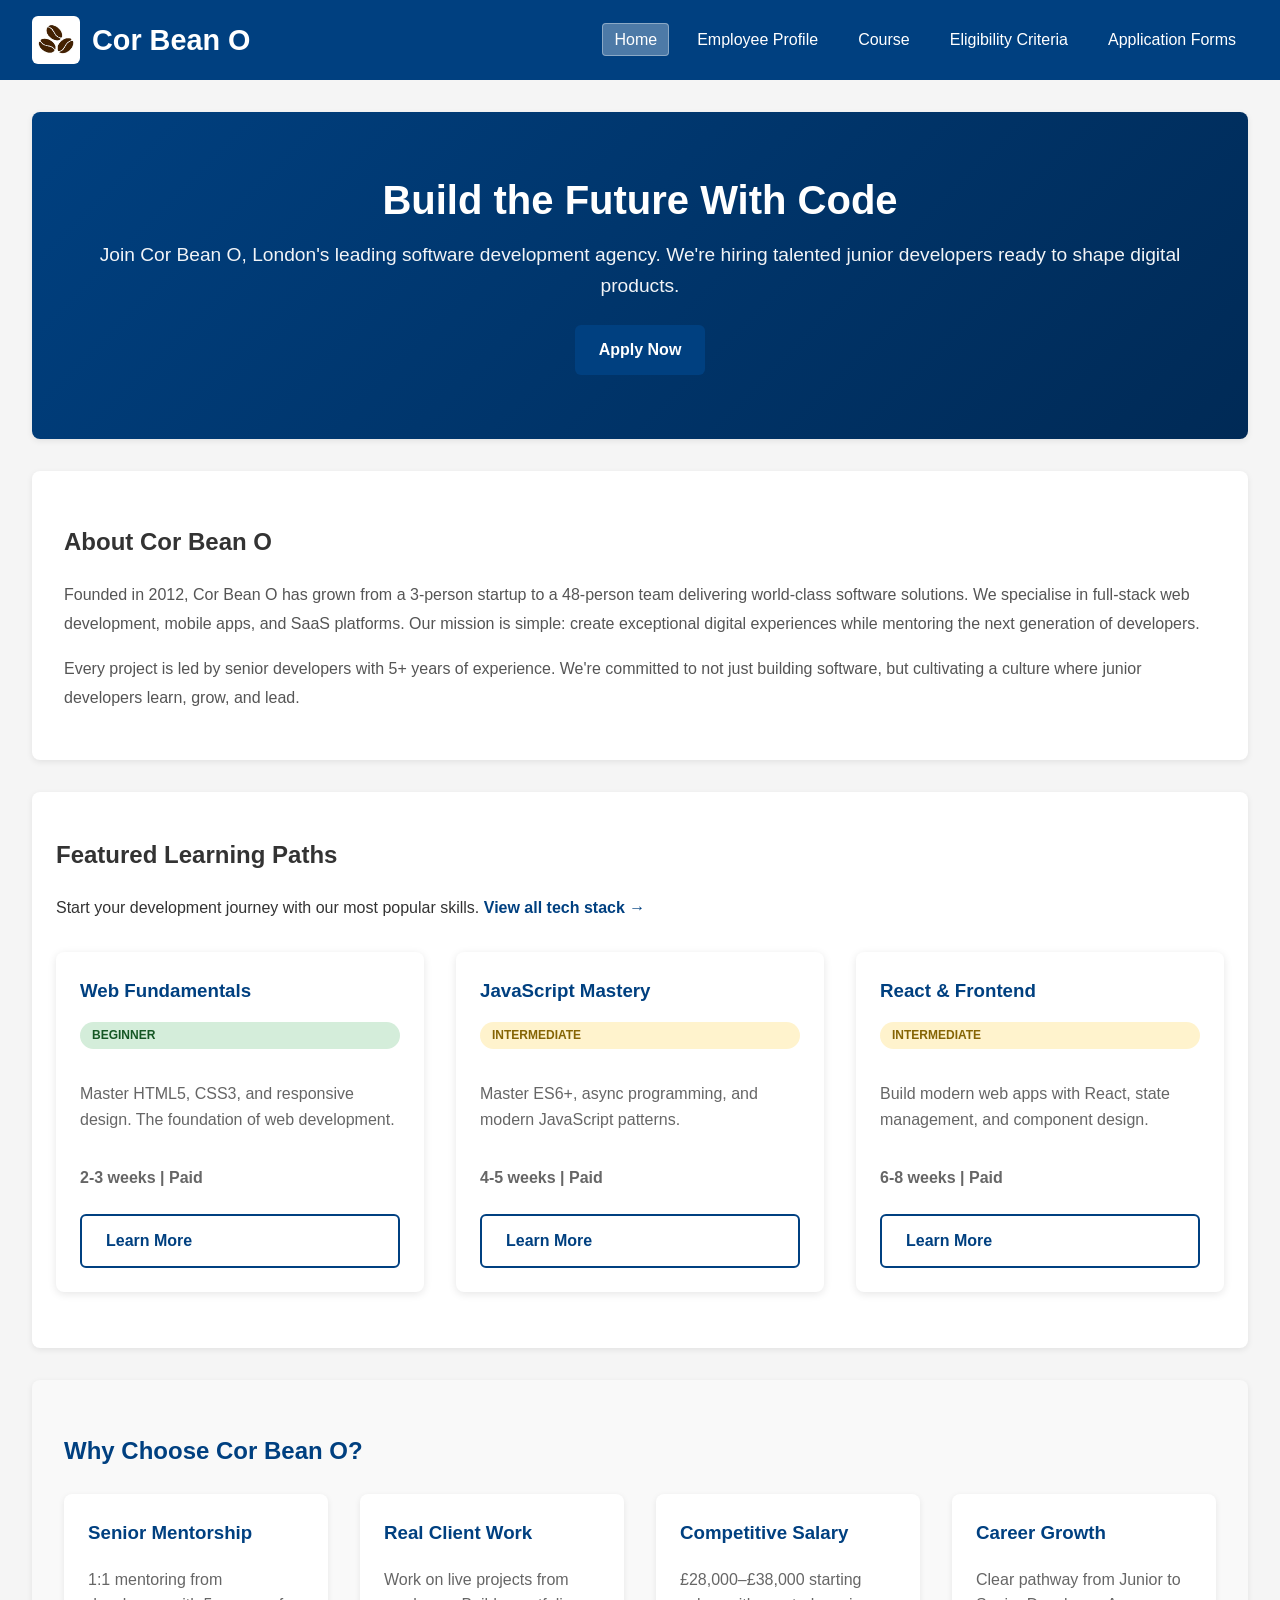
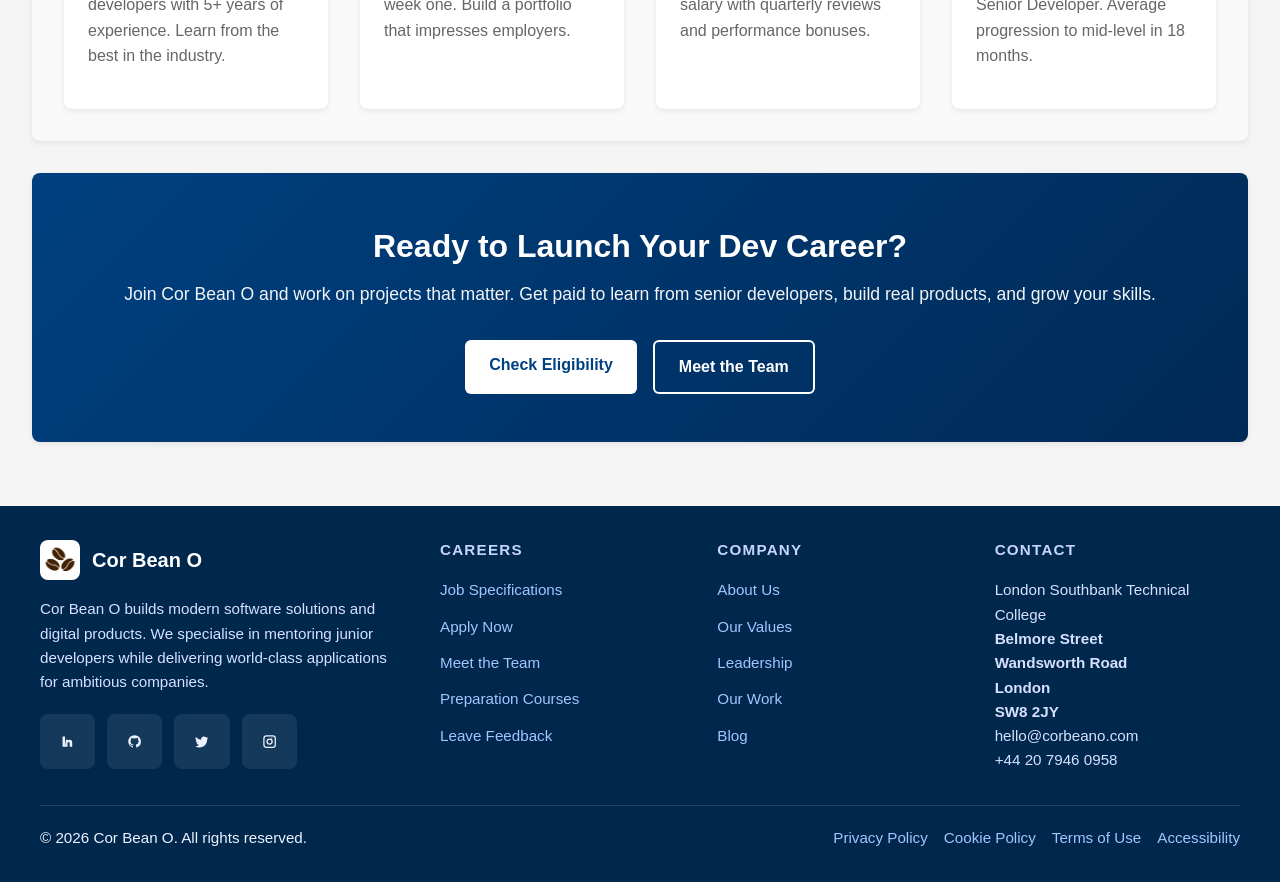
<file: index.html>
<!DOCTYPE html>

<html lang="en">
    <head>
        <meta charset="UTF-8">
        <meta name="viewport" content="width=device-width, initial-scale=1.0">
        <title>Cor Bean O — Master Specialty Coffee</title>
        <link rel="stylesheet" href="styles.css">
    </head>
    <body>
        <header>
            <div class="brand">
                <img src="logo.jpg" alt="Site logo">
                <h1>Cor Bean O</h1>
            </div>
            <button class="nav-toggle" aria-expanded="false" aria-label="Toggle navigation">☰</button>
            <nav>
                <ul>
                    <li><a class="selected" href="index.html">Home</a></li>
                    <li><a href="profile.html">Employee Profile</a></li>
                    <li><a href="course.html">Course</a></li>
                    <li><a href="criteria.html">Eligibility Criteria</a></li>
                    <li><a href="form.html">Application Forms</a></li>
                </ul>
            </nav>
        </header>
        <main>
            <section id="hero">
                <div class="hero-content">
                    <h2>Build the Future With Code</h2>
                    <p>Join Cor Bean O, London's leading software development agency. We're hiring talented junior developers ready to shape digital products.</p>
                    <a href="form.html" class="btn-primary">Apply Now</a>
                </div>
            </section>
            <section id="about">
                <h2>About Cor Bean O</h2>
                <p>Founded in 2012, Cor Bean O has grown from a 3-person startup to a 48-person team delivering world-class software solutions. We specialise in full-stack web development, mobile apps, and SaaS platforms. Our mission is simple: create exceptional digital experiences while mentoring the next generation of developers.</p>
                <p>Every project is led by senior developers with 5+ years of experience. We're committed to not just building software, but cultivating a culture where junior developers learn, grow, and lead.</p>
            </section>
            <section id="featured-courses">
                <h2>Featured Learning Paths</h2>
                <p>Start your development journey with our most popular skills. <a href="course.html">View all tech stack →</a></p>
                <div class="featured-grid">
                    <article class="featured-card">
                        <h3>Web Fundamentals</h3>
                        <p class="level-badge beginner">Beginner</p>
                        <p>Master HTML5, CSS3, and responsive design. The foundation of web development.</p>
                        <p><strong>2-3 weeks | Paid</strong></p>
                        <a href="form.html" class="btn-secondary">Learn More</a>
                    </article>
                    <article class="featured-card">
                        <h3>JavaScript Mastery</h3>
                        <p class="level-badge intermediate">Intermediate</p>
                        <p>Master ES6+, async programming, and modern JavaScript patterns.</p>
                        <p><strong>4-5 weeks | Paid</strong></p>
                        <a href="form.html" class="btn-secondary">Learn More</a>
                    </article>
                    <article class="featured-card">
                        <h3>React & Frontend</h3>
                        <p class="level-badge intermediate">Intermediate</p>
                        <p>Build modern web apps with React, state management, and component design.</p>
                        <p><strong>6-8 weeks | Paid</strong></p>
                        <a href="form.html" class="btn-secondary">Learn More</a>
                    </article>
                </div>
            </section>
            <section id="why-us">
                <h2>Why Choose Cor Bean O?</h2>
                <div class="reasons-grid">
                    <article class="reason-card">
                        <h3>Senior Mentorship</h3>
                        <p>1:1 mentoring from developers with 5+ years of experience. Learn from the best in the industry.</p>
                    </article>
                    <article class="reason-card">
                        <h3>Real Client Work</h3>
                        <p>Work on live projects from week one. Build a portfolio that impresses employers.</p>
                    </article>
                    <article class="reason-card">
                        <h3>Competitive Salary</h3>
                        <p>£28,000–£38,000 starting salary with quarterly reviews and performance bonuses.</p>
                    </article>
                    <article class="reason-card">
                        <h3>Career Growth</h3>
                        <p>Clear pathway from Junior to Senior Developer. Average progression to mid-level in 18 months.</p>
                    </article>
                </div>
            </section>
            <section id="cta">
                <div class="cta-content">
                    <h2>Ready to Launch Your Dev Career?</h2>
                    <p>Join Cor Bean O and work on projects that matter. Get paid to learn from senior developers, build real products, and grow your skills.</p>
                    <div class="cta-buttons">
                        <a href="criteria.html" class="btn-primary">Check Eligibility</a>
                        <a href="profile.html" class="btn-secondary">Meet the Team</a>
                    </div>
                </div>
            </section>
        </main>
        <footer class="footer">
          <div class="container">
            <div class="footer-grid">
              <div class="footer-brand">
                <a class="nav-logo" href="index.html">
                  <img src="logo.jpg" alt="Cor Bean O logo">
                  <span>Cor <span class="accent">Bean O</span></span>
                </a>
                <p>Cor Bean O builds modern software solutions and digital products. We specialise in mentoring junior developers while delivering world-class applications for ambitious companies.</p>
                <div class="footer-social">
                  <a href="#" class="social-btn" aria-label="LinkedIn">
                    <svg viewBox="0 0 24 24" aria-hidden="true" focusable="false">
                      <path d="M4 4h4v16H4zM6 6.5a1.5 1.5 0 1 1 0 3 1.5 1.5 0 0 1 0-3zm3.5 2.5h3v1.7h.04c.42-.8 1.45-1.64 2.98-1.64 3.18 0 3.76 2.1 3.76 4.83V20h-4v-4.8c0-1.14-.02-2.6-1.58-2.6-1.58 0-1.82 1.23-1.82 2.5V20h-4z" fill="currentColor"/>
                    </svg>
                  </a>
                  <a href="#" class="social-btn" aria-label="GitHub">
                    <svg viewBox="0 0 24 24" aria-hidden="true" focusable="false">
                      <path fill-rule="evenodd" clip-rule="evenodd" d="M12 2C6.48 2 2 6.48 2 12c0 4.42 2.87 8.17 6.84 9.49.5.09.68-.22.68-.48 0-.24-.01-.87-.01-1.7-2.78.6-3.37-1.34-3.37-1.34-.45-1.16-1.1-1.47-1.1-1.47-.9-.62.07-.61.07-.61 1 .07 1.53 1.04 1.53 1.04.89 1.53 2.34 1.09 2.91.84.09-.65.35-1.09.64-1.34-2.22-.25-4.56-1.11-4.56-4.95 0-1.09.39-1.98 1.03-2.68-.1-.25-.45-1.27.1-2.65 0 0 .84-.27 2.75 1.02A9.56 9.56 0 0 1 12 6.8c.85.004 1.71.115 2.51.34 1.9-1.29 2.74-1.02 2.74-1.02.55 1.38.2 2.4.1 2.65.64.7 1.03 1.59 1.03 2.68 0 3.86-2.34 4.7-4.57 4.95.36.31.68.92.68 1.85 0 1.34-.01 2.42-.01 2.75 0 .27.18.58.69.48A10.01 10.01 0 0 0 22 12c0-5.52-4.48-10-10-10z" fill="currentColor"/>
                    </svg>
                  </a>
                  <a href="#" class="social-btn" aria-label="Twitter">
                    <svg viewBox="0 0 24 24" aria-hidden="true" focusable="false">
                      <path d="M22 5.92c-.77.34-1.6.57-2.47.67a4.3 4.3 0 0 0 1.88-2.38 8.55 8.55 0 0 1-2.72 1.04 4.27 4.27 0 0 0-7.28 3.89A12.1 12.1 0 0 1 3.16 4.7a4.27 4.27 0 0 0 1.32 5.7 4.22 4.22 0 0 1-1.94-.54v.05a4.27 4.27 0 0 0 3.43 4.18 4.3 4.3 0 0 1-1.93.07 4.27 4.27 0 0 0 3.99 2.96A8.58 8.58 0 0 1 2 19.54a12.08 12.08 0 0 0 6.56 1.92c7.88 0 12.2-6.53 12.2-12.19 0-.19 0-.37-.01-.56A8.72 8.72 0 0 0 22 5.92z" fill="currentColor"/>
                    </svg>
                  </a>
                  <a href="#" class="social-btn" aria-label="Instagram">
                    <svg viewBox="0 0 24 24" aria-hidden="true" focusable="false">
                      <path d="M7 2h10a5 5 0 0 1 5 5v10a5 5 0 0 1-5 5H7a5 5 0 0 1-5-5V7a5 5 0 0 1 5-5zm0 2a3 3 0 0 0-3 3v10a3 3 0 0 0 3 3h10a3 3 0 0 0 3-3V7a3 3 0 0 0-3-3H7zm8.5 1.5a1 1 0 1 1 0 2 1 1 0 0 1 0-2zM12 7a5 5 0 1 1 0 10 5 5 0 0 1 0-10zm0 2a3 3 0 1 0 0 6 3 3 0 0 0 0-6z" fill="currentColor"/>
                    </svg>
                  </a>
                </div>
              </div>
              <div class="footer-col">
                <h5>Careers</h5>
                <ul>
                  <li><a href="qualification.html">Job Specifications</a></li>
                  <li><a href="form.html">Apply Now</a></li>
                  <li><a href="profile.html">Meet the Team</a></li>
                  <li><a href="course.html">Preparation Courses</a></li>
                  <li><a href="criteria.html">Leave Feedback</a></li>
                </ul>
              </div>
              <div class="footer-col">
                <h5>Company</h5>
                <ul>
                  <li><a href="profile.html">About Us</a></li>
                  <li><a href="#">Our Values</a></li>
                  <li><a href="#">Leadership</a></li>
                  <li><a href="#">Our Work</a></li>
                  <li><a href="#">Blog</a></li>
                </ul>
              </div>
              <div class="footer-col">
                <h5>Contact</h5>
                <div class="contact-item"><span>London Southbank Technical College<br><strong>Belmore Street</strong><br><strong>Wandsworth Road</strong><br><strong>London</strong><br><strong>SW8 2JY</strong></span></div>
                <div class="contact-item"><span>hello@corbeano.com</span></div>
                <div class="contact-item"><span>+44 20 7946 0958</span></div>
              </div>
            </div>
            <div class="footer-bottom">
              <p>© <span id="currentYear"></span> Cor Bean O. All rights reserved.</p>
              <div class="footer-bottom-links">
                <a href="#">Privacy Policy</a>
                <a href="#">Cookie Policy</a>
                <a href="#">Terms of Use</a>
                <a href="#">Accessibility</a>
              </div>
            </div>
          </div>
        </footer>
        <script src="scripts.js"></script>
    </body>
</html>
</file>
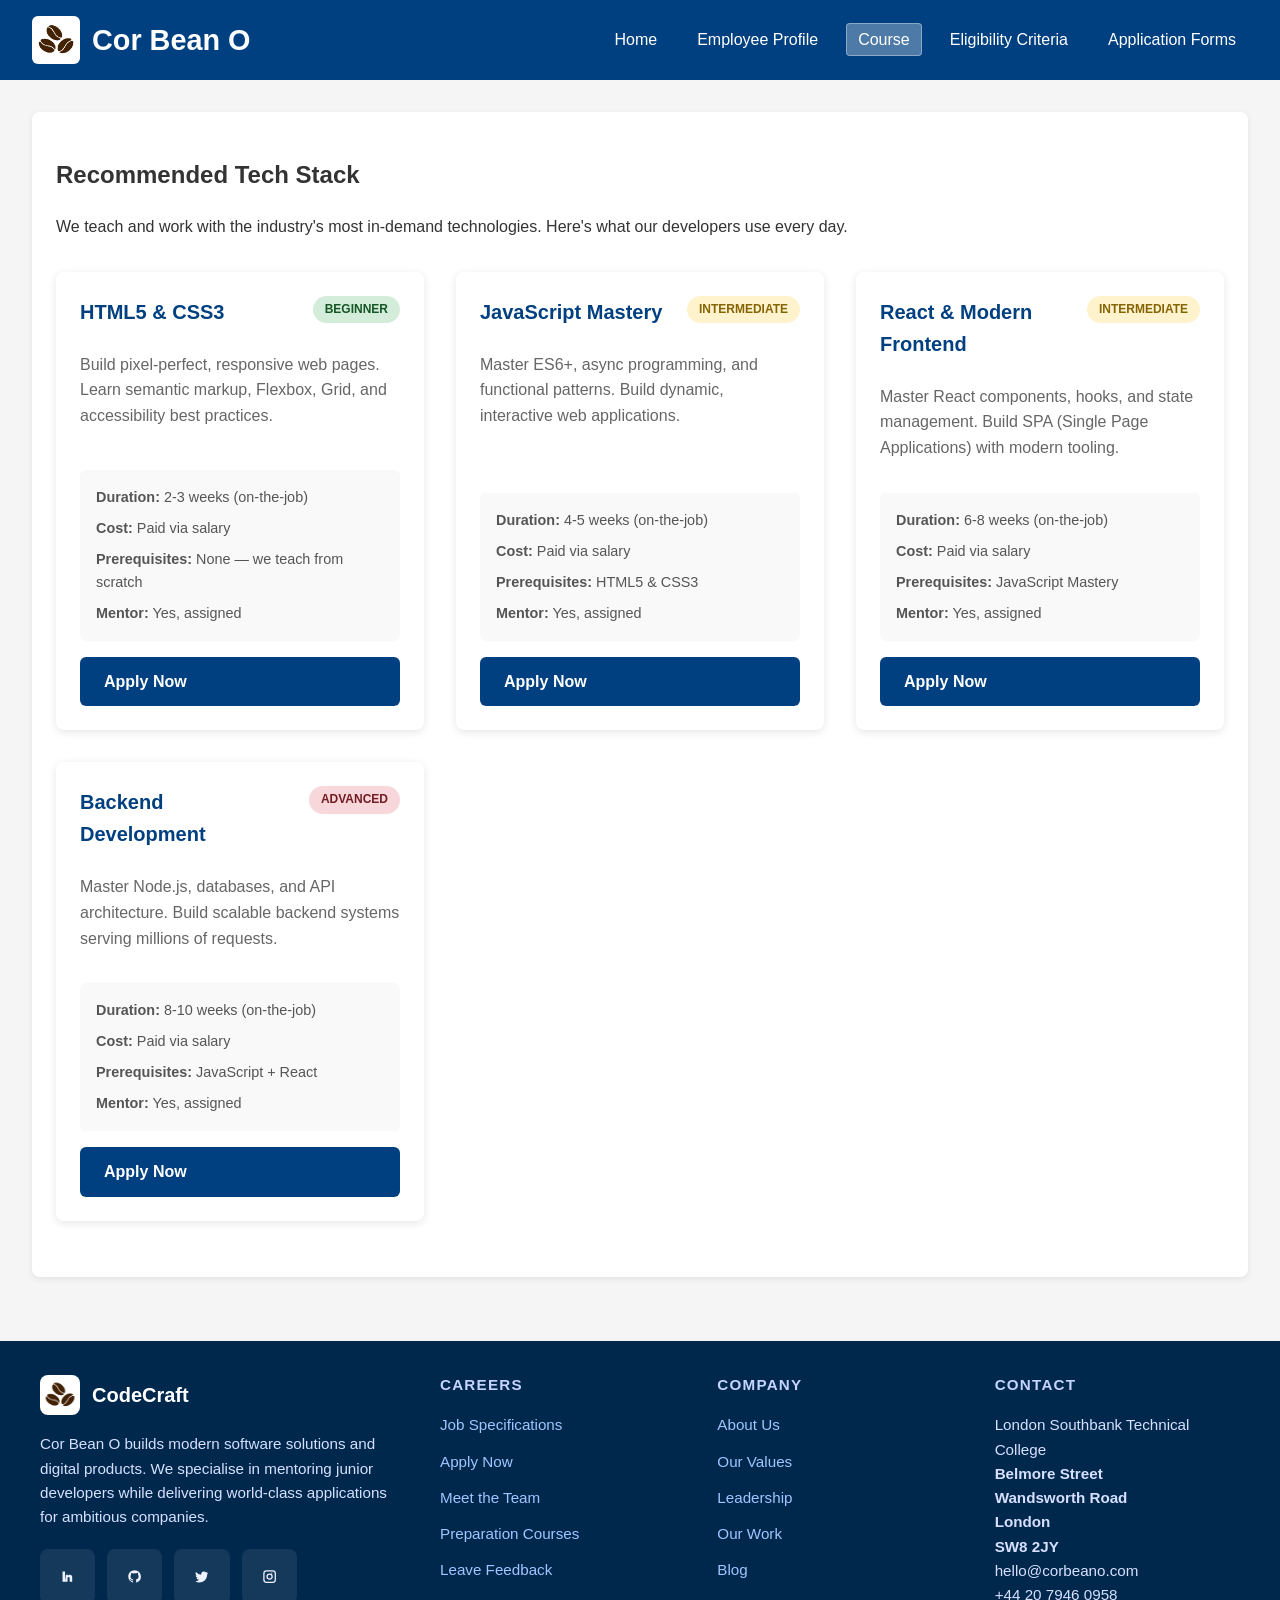
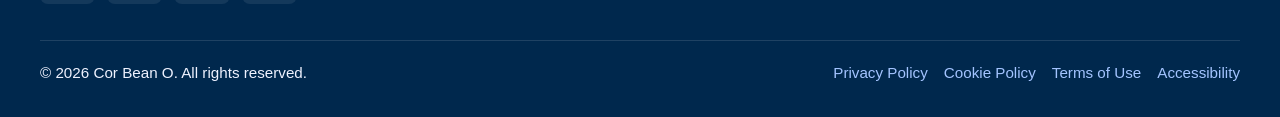
<file: course.html>
<!DOCTYPE html>

<html lang="en">
    <head>
        <meta charset="UTF-8">
        <meta name="viewport" content="width=device-width, initial-scale=1.0">
        <title>Professional Coffee Courses — Cor Bean O</title>
        <link rel="stylesheet" href="styles.css">
    </head>
    <body>
        <header>
            <div class="brand">
                <img src="logo.jpg" alt="Site logo">
                <h1>Cor Bean O</h1>
            </div>
            <button class="nav-toggle" aria-expanded="false" aria-label="Toggle navigation">☰</button>
            <nav>
                <ul>
                    <li><a href="index.html">Home</a></li>
                    <li><a href="profile.html">Employee Profile</a></li>
                    <li><a class="selected" href="course.html">Course</a></li>
                    <li><a href="criteria.html">Eligibility Criteria</a></li>
                    <li><a href="form.html">Application Forms</a></li>
                </ul>
            </nav>
        </header>
        <main>
            <section id="courses">
                <h2>Recommended Tech Stack</h2>
                <p>We teach and work with the industry's most in-demand technologies. Here's what our developers use every day.</p>
                <div class="courses-grid">
                    <article class="course-card">
                        <div class="card-header">
                            <h3>HTML5 & CSS3</h3>
                            <span class="level-badge beginner">Beginner</span>
                        </div>
                        <p class="course-description">Build pixel-perfect, responsive web pages. Learn semantic markup, Flexbox, Grid, and accessibility best practices.</p>
                        <ul class="course-details">
                            <li><strong>Duration:</strong> 2-3 weeks (on-the-job)</li>
                            <li><strong>Cost:</strong> Paid via salary</li>
                            <li><strong>Prerequisites:</strong> None — we teach from scratch</li>
                            <li><strong>Mentor:</strong> Yes, assigned</li>
                        </ul>
                        <a href="form.html" class="btn-primary">Apply Now</a>
                    </article>
                    <article class="course-card">
                        <div class="card-header">
                            <h3>JavaScript Mastery</h3>
                            <span class="level-badge intermediate">Intermediate</span>
                        </div>
                        <p class="course-description">Master ES6+, async programming, and functional patterns. Build dynamic, interactive web applications.</p>
                        <ul class="course-details">
                            <li><strong>Duration:</strong> 4-5 weeks (on-the-job)</li>
                            <li><strong>Cost:</strong> Paid via salary</li>
                            <li><strong>Prerequisites:</strong> HTML5 & CSS3</li>
                            <li><strong>Mentor:</strong> Yes, assigned</li>
                        </ul>
                        <a href="form.html" class="btn-primary">Apply Now</a>
                    </article>
                    <article class="course-card">
                        <div class="card-header">
                            <h3>React & Modern Frontend</h3>
                            <span class="level-badge intermediate">Intermediate</span>
                        </div>
                        <p class="course-description">Master React components, hooks, and state management. Build SPA (Single Page Applications) with modern tooling.</p>
                        <ul class="course-details">
                            <li><strong>Duration:</strong> 6-8 weeks (on-the-job)</li>
                            <li><strong>Cost:</strong> Paid via salary</li>
                            <li><strong>Prerequisites:</strong> JavaScript Mastery</li>
                            <li><strong>Mentor:</strong> Yes, assigned</li>
                        </ul>
                        <a href="form.html" class="btn-primary">Apply Now</a>
                    </article>
                    <article class="course-card">
                        <div class="card-header">
                            <h3>Backend Development</h3>
                            <span class="level-badge advanced">Advanced</span>
                        </div>
                        <p class="course-description">Master Node.js, databases, and API architecture. Build scalable backend systems serving millions of requests.</p>
                        <ul class="course-details">
                            <li><strong>Duration:</strong> 8-10 weeks (on-the-job)</li>
                            <li><strong>Cost:</strong> Paid via salary</li>
                            <li><strong>Prerequisites:</strong> JavaScript + React</li>
                            <li><strong>Mentor:</strong> Yes, assigned</li>
                        </ul>
                        <a href="form.html" class="btn-primary">Apply Now</a>
                    </article>
                </div>
            </section>
        </main>
        <footer class="footer">
          <div class="container">
            <div class="footer-grid">
              <div class="footer-brand">
                <a class="nav-logo" href="index.html">
                  <img src="logo.jpg" alt="Cor Bean O logo">
                  <span>Code<span class="accent">Craft</span></span>
                </a>
                <p>Cor Bean O builds modern software solutions and digital products. We specialise in mentoring junior developers while delivering world-class applications for ambitious companies.</p>
                <div class="footer-social">
                  <a href="#" class="social-btn" aria-label="LinkedIn">
                    <svg viewBox="0 0 24 24" aria-hidden="true" focusable="false">
                      <path d="M4 4h4v16H4zM6 6.5a1.5 1.5 0 1 1 0 3 1.5 1.5 0 0 1 0-3zm3.5 2.5h3v1.7h.04c.42-.8 1.45-1.64 2.98-1.64 3.18 0 3.76 2.1 3.76 4.83V20h-4v-4.8c0-1.14-.02-2.6-1.58-2.6-1.58 0-1.82 1.23-1.82 2.5V20h-4z" fill="currentColor"/>
                    </svg>
                  </a>
                  <a href="#" class="social-btn" aria-label="GitHub">
                    <svg viewBox="0 0 24 24" aria-hidden="true" focusable="false">
                      <path fill-rule="evenodd" clip-rule="evenodd" d="M12 2C6.48 2 2 6.48 2 12c0 4.42 2.87 8.17 6.84 9.49.5.09.68-.22.68-.48 0-.24-.01-.87-.01-1.7-2.78.6-3.37-1.34-3.37-1.34-.45-1.16-1.1-1.47-1.1-1.47-.9-.62.07-.61.07-.61 1 .07 1.53 1.04 1.53 1.04.89 1.53 2.34 1.09 2.91.84.09-.65.35-1.09.64-1.34-2.22-.25-4.56-1.11-4.56-4.95 0-1.09.39-1.98 1.03-2.68-.1-.25-.45-1.27.1-2.65 0 0 .84-.27 2.75 1.02A9.56 9.56 0 0 1 12 6.8c.85.004 1.71.115 2.51.34 1.9-1.29 2.74-1.02 2.74-1.02.55 1.38.2 2.4.1 2.65.64.7 1.03 1.59 1.03 2.68 0 3.86-2.34 4.7-4.57 4.95.36.31.68.92.68 1.85 0 1.34-.01 2.42-.01 2.75 0 .27.18.58.69.48A10.01 10.01 0 0 0 22 12c0-5.52-4.48-10-10-10z" fill="currentColor"/>
                    </svg>
                  </a>
                  <a href="#" class="social-btn" aria-label="Twitter">
                    <svg viewBox="0 0 24 24" aria-hidden="true" focusable="false">
                      <path d="M22 5.92c-.77.34-1.6.57-2.47.67a4.3 4.3 0 0 0 1.88-2.38 8.55 8.55 0 0 1-2.72 1.04 4.27 4.27 0 0 0-7.28 3.89A12.1 12.1 0 0 1 3.16 4.7a4.27 4.27 0 0 0 1.32 5.7 4.22 4.22 0 0 1-1.94-.54v.05a4.27 4.27 0 0 0 3.43 4.18 4.3 4.3 0 0 1-1.93.07 4.27 4.27 0 0 0 3.99 2.96A8.58 8.58 0 0 1 2 19.54a12.08 12.08 0 0 0 6.56 1.92c7.88 0 12.2-6.53 12.2-12.19 0-.19 0-.37-.01-.56A8.72 8.72 0 0 0 22 5.92z" fill="currentColor"/>
                    </svg>
                  </a>
                  <a href="#" class="social-btn" aria-label="Instagram">
                    <svg viewBox="0 0 24 24" aria-hidden="true" focusable="false">
                      <path d="M7 2h10a5 5 0 0 1 5 5v10a5 5 0 0 1-5 5H7a5 5 0 0 1-5-5V7a5 5 0 0 1 5-5zm0 2a3 3 0 0 0-3 3v10a3 3 0 0 0 3 3h10a3 3 0 0 0 3-3V7a3 3 0 0 0-3-3H7zm8.5 1.5a1 1 0 1 1 0 2 1 1 0 0 1 0-2zM12 7a5 5 0 1 1 0 10 5 5 0 0 1 0-10zm0 2a3 3 0 1 0 0 6 3 3 0 0 0 0-6z" fill="currentColor"/>
                    </svg>
                  </a>
                </div>
              </div>
              <div class="footer-col">
                <h5>Careers</h5>
                <ul>
                  <li><a href="qualification.html">Job Specifications</a></li>
                  <li><a href="form.html">Apply Now</a></li>
                  <li><a href="profile.html">Meet the Team</a></li>
                  <li><a href="course.html">Preparation Courses</a></li>
                  <li><a href="criteria.html">Leave Feedback</a></li>
                </ul>
              </div>
              <div class="footer-col">
                <h5>Company</h5>
                <ul>
                  <li><a href="profile.html">About Us</a></li>
                  <li><a href="#">Our Values</a></li>
                  <li><a href="#">Leadership</a></li>
                  <li><a href="#">Our Work</a></li>
                  <li><a href="#">Blog</a></li>
                </ul>
              </div>
              <div class="footer-col">
                <h5>Contact</h5>
                <div class="contact-item"><span>London Southbank Technical College<br><strong>Belmore Street</strong><br><strong>Wandsworth Road</strong><br><strong>London</strong><br><strong>SW8 2JY</strong></span></div>
                <div class="contact-item"><span>hello@corbeano.com</span></div>
                <div class="contact-item"><span>+44 20 7946 0958</span></div>
              </div>
            </div>
            <div class="footer-bottom">
              <p>© <span id="currentYear"></span> Cor Bean O. All rights reserved.</p>
              <div class="footer-bottom-links">
                <a href="#">Privacy Policy</a>
                <a href="#">Cookie Policy</a>
                <a href="#">Terms of Use</a>
                <a href="#">Accessibility</a>
              </div>
            </div>
          </div>
        </footer>
        <script src="scripts.js"></script>
    </body>
</html>
</file>
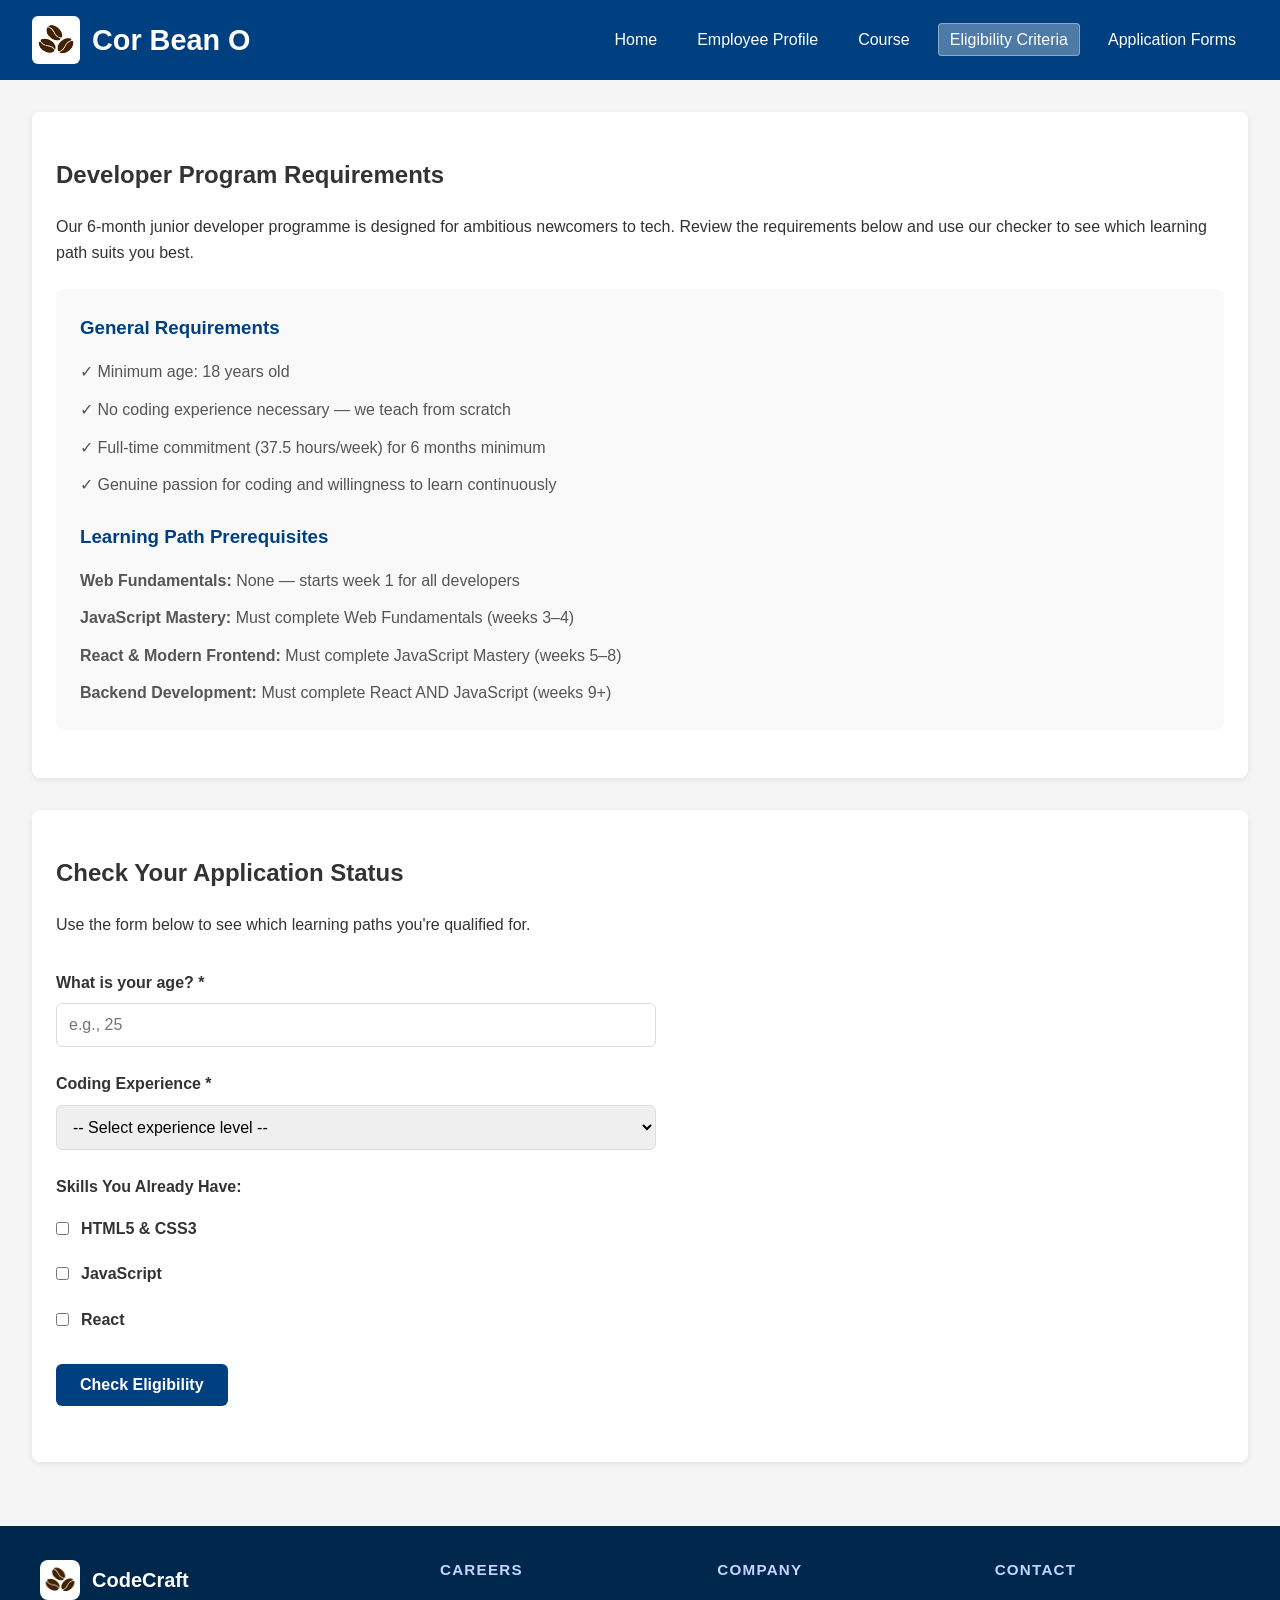
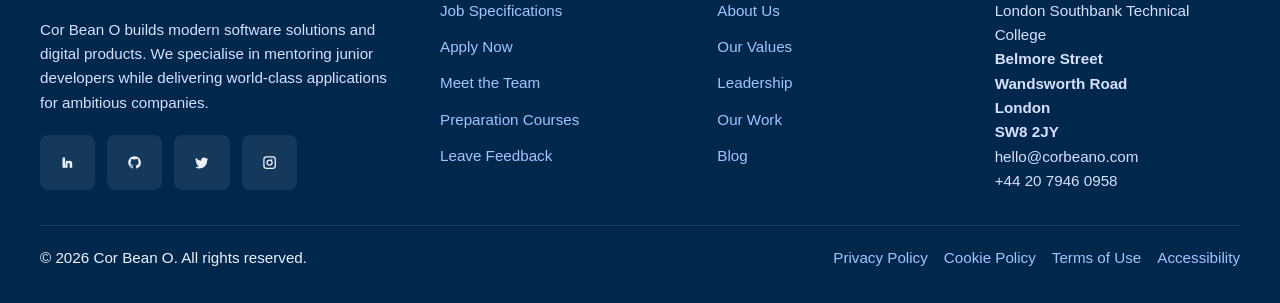
<file: criteria.html>
<!DOCTYPE html>

<html lang="en">
    <head>
        <meta charset="UTF-8">
        <meta name="viewport" content="width=device-width, initial-scale=1.0">
        <title>Eligibility Criteria — Cor Bean O</title>
        <link rel="stylesheet" href="styles.css">
    </head>
    <body>
        <header>
            <div class="brand">
                <img src="logo.jpg" alt="Site logo">
                <h1>Cor Bean O</h1>
            </div>
            <button class="nav-toggle" aria-expanded="false" aria-label="Toggle navigation">☰</button>
            <nav>
                <ul>
                    <li><a href="index.html">Home</a></li>
                    <li><a href="profile.html">Employee Profile</a></li>
                    <li><a href="course.html">Course</a></li>
                    <li><a class="selected" href="criteria.html">Eligibility Criteria</a></li>
                    <li><a href="form.html">Application Forms</a></li>
                </ul>
            </nav>
        </header>
        <main>
            <section id="requirements">
                <h2>Developer Program Requirements</h2>
                <p>Our 6-month junior developer programme is designed for ambitious newcomers to tech. Review the requirements below and use our checker to see which learning path suits you best.</p>
                <div class="eligibility-requirements">
                    <h3>General Requirements</h3>
                    <ul class="requirements-list">
                        <li>✓ Minimum age: 18 years old</li>
                        <li>✓ No coding experience necessary — we teach from scratch</li>
                        <li>✓ Full-time commitment (37.5 hours/week) for 6 months minimum</li>
                        <li>✓ Genuine passion for coding and willingness to learn continuously</li>
                    </ul>
                    <h3>Learning Path Prerequisites</h3>
                    <ul class="requirements-list">
                        <li><strong>Web Fundamentals:</strong> None — starts week 1 for all developers</li>
                        <li><strong>JavaScript Mastery:</strong> Must complete Web Fundamentals (weeks 3–4)</li>
                        <li><strong>React & Modern Frontend:</strong> Must complete JavaScript Mastery (weeks 5–8)</li>
                        <li><strong>Backend Development:</strong> Must complete React AND JavaScript (weeks 9+)</li>
                    </ul>
                </div>
            </section>
            <section id="checker">
                <h2>Check Your Application Status</h2>
                <p>Use the form below to see which learning paths you're qualified for.</p>
                <form id="eligibilityForm" class="form-container eligibility-checker">
                    <div class="form-group">
                        <label for="age">What is your age? *</label>
                        <input type="number" id="age" name="age" min="1" max="120" required placeholder="e.g., 25">
                        <span class="error-message" id="ageError"></span>
                    </div>
                    <div class="form-group">
                        <label for="experience">Coding Experience *</label>
                        <select id="experienceLevel" name="experienceLevel" required>
                            <option value="">-- Select experience level --</option>
                            <option value="0">None / Never coded</option>
                            <option value="1">Some tutorials completed</option>
                            <option value="2">Built personal projects</option>
                            <option value="3">Professional experience</option>
                        </select>
                        <span class="error-message" id="experienceLevelError"></span>
                    </div>
                    <div class="form-group">
                        <label>Skills You Already Have:</label>
                        <div class="checkbox-group">
                            <label class="checkbox-label">
                                <input type="checkbox" id="completed-barista" name="completedCourses" value="barista">
                                HTML5 & CSS3
                            </label>
                            <label class="checkbox-label">
                                <input type="checkbox" id="completed-brewing" name="completedCourses" value="brewing">
                                JavaScript
                            </label>
                            <label class="checkbox-label">
                                <input type="checkbox" id="completed-espresso" name="completedCourses" value="espresso">
                                React
                            </label>
                        </div>
                    </div>
                    <button type="submit" class="btn-primary">Check Eligibility</button>
                </form>
                <div id="eligibilityResult" class="eligibility-result" style="display: none;">
                    <div id="resultContent"></div>
                </div>
            </section>
        </main>
        <footer class="footer">
          <div class="container">
            <div class="footer-grid">
              <div class="footer-brand">
                <a class="nav-logo" href="index.html">
                  <img src="logo.jpg" alt="Cor Bean O logo">
                  <span>Code<span class="accent">Craft</span></span>
                </a>
                <p>Cor Bean O builds modern software solutions and digital products. We specialise in mentoring junior developers while delivering world-class applications for ambitious companies.</p>
                <div class="footer-social">
                  <a href="#" class="social-btn" aria-label="LinkedIn">
                    <svg viewBox="0 0 24 24" aria-hidden="true" focusable="false">
                      <path d="M4 4h4v16H4zM6 6.5a1.5 1.5 0 1 1 0 3 1.5 1.5 0 0 1 0-3zm3.5 2.5h3v1.7h.04c.42-.8 1.45-1.64 2.98-1.64 3.18 0 3.76 2.1 3.76 4.83V20h-4v-4.8c0-1.14-.02-2.6-1.58-2.6-1.58 0-1.82 1.23-1.82 2.5V20h-4z" fill="currentColor"/>
                    </svg>
                  </a>
                  <a href="#" class="social-btn" aria-label="GitHub">
                    <svg viewBox="0 0 24 24" aria-hidden="true" focusable="false">
                      <path fill-rule="evenodd" clip-rule="evenodd" d="M12 2C6.48 2 2 6.48 2 12c0 4.42 2.87 8.17 6.84 9.49.5.09.68-.22.68-.48 0-.24-.01-.87-.01-1.7-2.78.6-3.37-1.34-3.37-1.34-.45-1.16-1.1-1.47-1.1-1.47-.9-.62.07-.61.07-.61 1 .07 1.53 1.04 1.53 1.04.89 1.53 2.34 1.09 2.91.84.09-.65.35-1.09.64-1.34-2.22-.25-4.56-1.11-4.56-4.95 0-1.09.39-1.98 1.03-2.68-.1-.25-.45-1.27.1-2.65 0 0 .84-.27 2.75 1.02A9.56 9.56 0 0 1 12 6.8c.85.004 1.71.115 2.51.34 1.9-1.29 2.74-1.02 2.74-1.02.55 1.38.2 2.4.1 2.65.64.7 1.03 1.59 1.03 2.68 0 3.86-2.34 4.7-4.57 4.95.36.31.68.92.68 1.85 0 1.34-.01 2.42-.01 2.75 0 .27.18.58.69.48A10.01 10.01 0 0 0 22 12c0-5.52-4.48-10-10-10z" fill="currentColor"/>
                    </svg>
                  </a>
                  <a href="#" class="social-btn" aria-label="Twitter">
                    <svg viewBox="0 0 24 24" aria-hidden="true" focusable="false">
                      <path d="M22 5.92c-.77.34-1.6.57-2.47.67a4.3 4.3 0 0 0 1.88-2.38 8.55 8.55 0 0 1-2.72 1.04 4.27 4.27 0 0 0-7.28 3.89A12.1 12.1 0 0 1 3.16 4.7a4.27 4.27 0 0 0 1.32 5.7 4.22 4.22 0 0 1-1.94-.54v.05a4.27 4.27 0 0 0 3.43 4.18 4.3 4.3 0 0 1-1.93.07 4.27 4.27 0 0 0 3.99 2.96A8.58 8.58 0 0 1 2 19.54a12.08 12.08 0 0 0 6.56 1.92c7.88 0 12.2-6.53 12.2-12.19 0-.19 0-.37-.01-.56A8.72 8.72 0 0 0 22 5.92z" fill="currentColor"/>
                    </svg>
                  </a>
                  <a href="#" class="social-btn" aria-label="Instagram">
                    <svg viewBox="0 0 24 24" aria-hidden="true" focusable="false">
                      <path d="M7 2h10a5 5 0 0 1 5 5v10a5 5 0 0 1-5 5H7a5 5 0 0 1-5-5V7a5 5 0 0 1 5-5zm0 2a3 3 0 0 0-3 3v10a3 3 0 0 0 3 3h10a3 3 0 0 0 3-3V7a3 3 0 0 0-3-3H7zm8.5 1.5a1 1 0 1 1 0 2 1 1 0 0 1 0-2zM12 7a5 5 0 1 1 0 10 5 5 0 0 1 0-10zm0 2a3 3 0 1 0 0 6 3 3 0 0 0 0-6z" fill="currentColor"/>
                    </svg>
                  </a>
                </div>
              </div>
              <div class="footer-col">
                <h5>Careers</h5>
                <ul>
                  <li><a href="qualification.html">Job Specifications</a></li>
                  <li><a href="form.html">Apply Now</a></li>
                  <li><a href="profile.html">Meet the Team</a></li>
                  <li><a href="course.html">Preparation Courses</a></li>
                  <li><a href="criteria.html">Leave Feedback</a></li>
                </ul>
              </div>
              <div class="footer-col">
                <h5>Company</h5>
                <ul>
                  <li><a href="profile.html">About Us</a></li>
                  <li><a href="#">Our Values</a></li>
                  <li><a href="#">Leadership</a></li>
                  <li><a href="#">Our Work</a></li>
                  <li><a href="#">Blog</a></li>
                </ul>
              </div>
              <div class="footer-col">
                <h5>Contact</h5>
                <div class="contact-item"><span>London Southbank Technical College<br><strong>Belmore Street</strong><br><strong>Wandsworth Road</strong><br><strong>London</strong><br><strong>SW8 2JY</strong></span></div>
                <div class="contact-item"><span>hello@corbeano.com</span></div>
                <div class="contact-item"><span>+44 20 7946 0958</span></div>
              </div>
            </div>
            <div class="footer-bottom">
              <p>© <span id="currentYear"></span> Cor Bean O. All rights reserved.</p>
              <div class="footer-bottom-links">
                <a href="#">Privacy Policy</a>
                <a href="#">Cookie Policy</a>
                <a href="#">Terms of Use</a>
                <a href="#">Accessibility</a>
              </div>
            </div>
          </div>
        </footer>
        <script src="scripts.js"></script>
    </body>
</html>
</file>
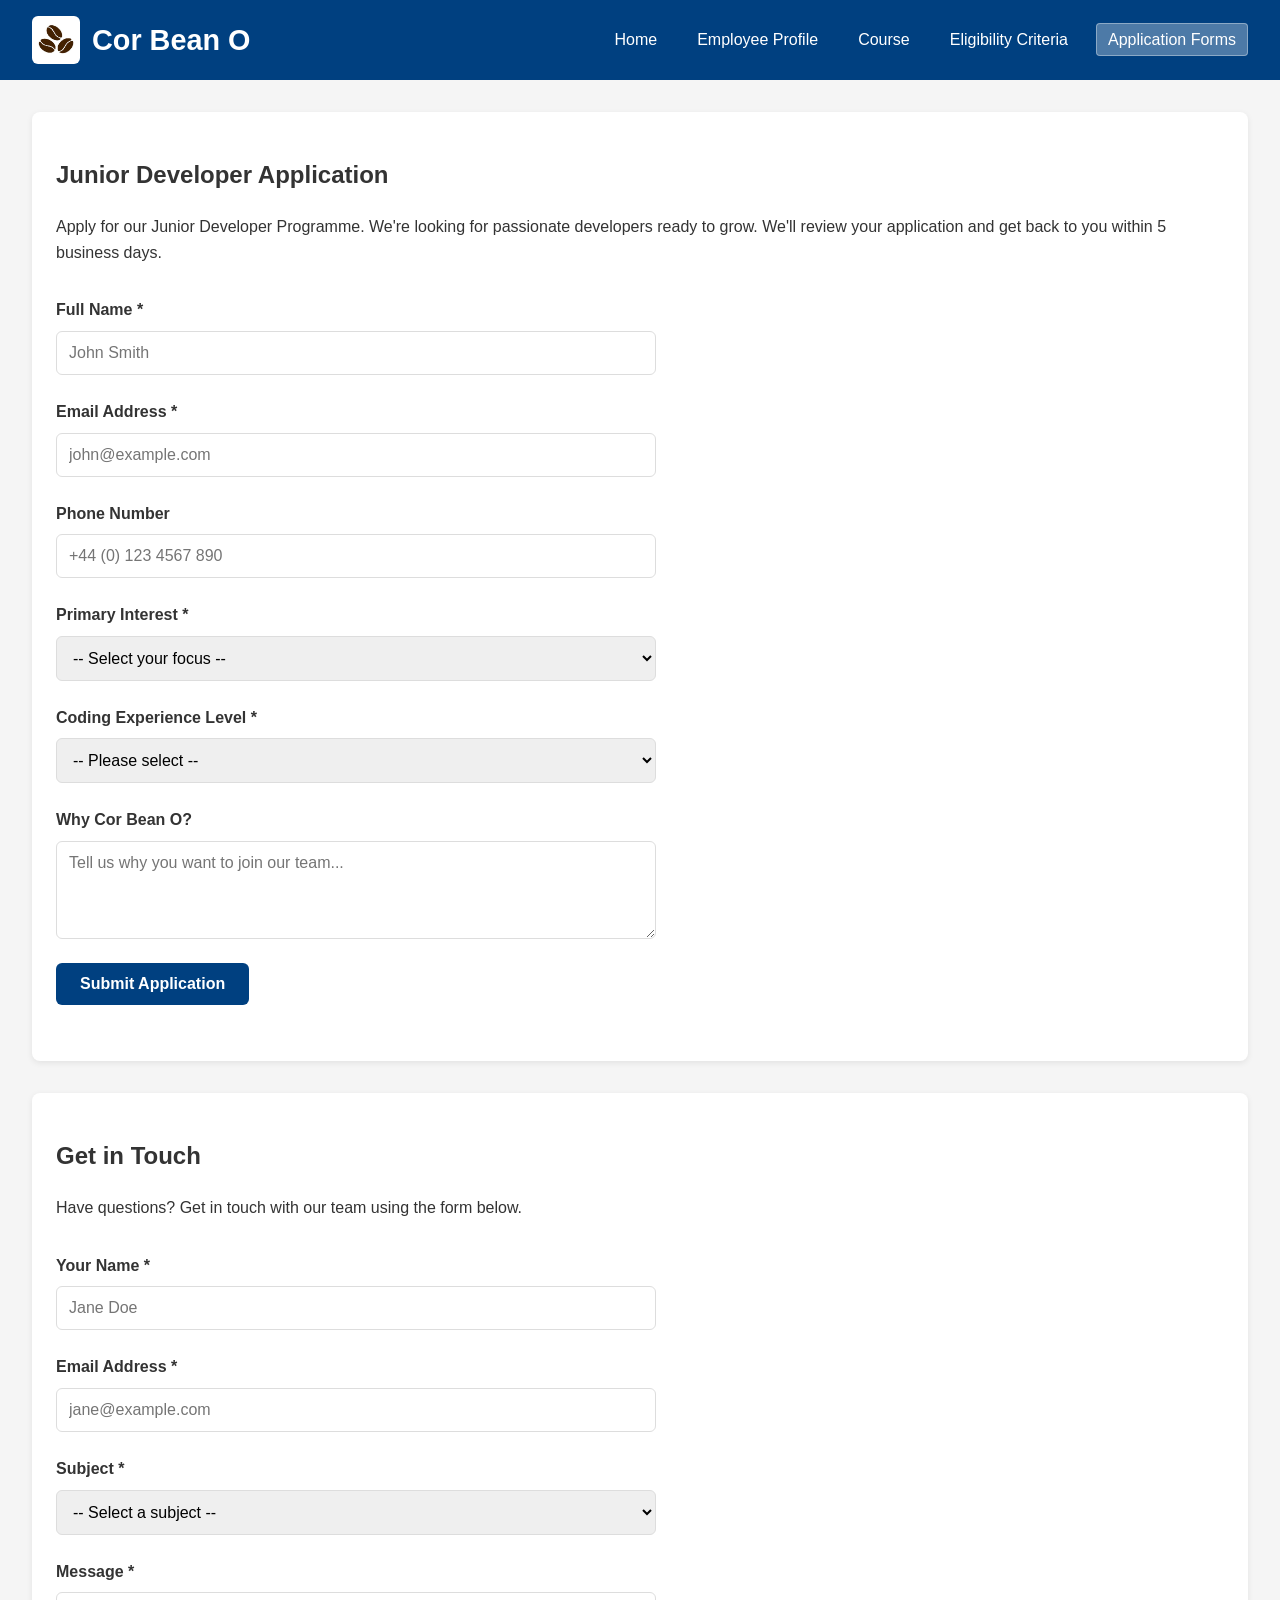
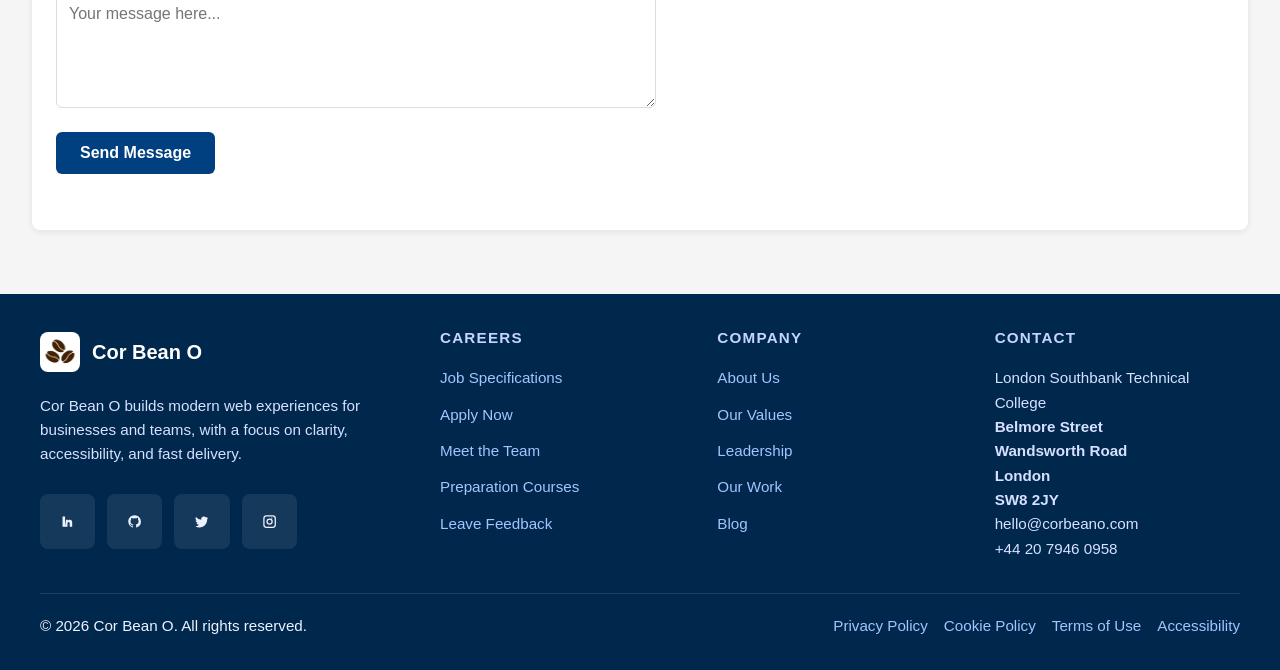
<file: form.html>
<!DOCTYPE html>

<html lang="en">
    <head>
        <meta charset="UTF-8">
        <meta name="viewport" content="width=device-width, initial-scale=1.0">
        <title>Apply for Courses — Cor Bean O</title>
        <link rel="stylesheet" href="styles.css">
    </head>
    <body>
        <header>
            <div class="brand">
                <img src="logo.jpg" alt="Site logo">
                <h1>Cor Bean O</h1>
            </div>
            <button class="nav-toggle" aria-expanded="false" aria-label="Toggle navigation">☰</button>
            <nav>
                <ul>
                    <li><a href="index.html">Home</a></li>
                    <li><a href="profile.html">Employee Profile</a></li>
                    <li><a href="course.html">Course</a></li>
                    <li><a href="criteria.html">Eligibility Criteria</a></li>
                    <li><a class="selected" href="form.html">Application Forms</a></li>
                </ul>
            </nav>
        </header>
        <main>
            <section id="application">
                <h2>Junior Developer Application</h2>
                <p>Apply for our Junior Developer Programme. We're looking for passionate developers ready to grow. We'll review your application and get back to you within 5 business days.</p>
                <form id="applicationForm" class="form-container">
                    <div class="form-group">
                        <label for="fullName">Full Name *</label>
                        <input type="text" id="fullName" name="fullName" required placeholder="John Smith">
                        <span class="error-message" id="fullNameError"></span>
                    </div>
                    <div class="form-group">
                        <label for="email">Email Address *</label>
                        <input type="email" id="email" name="email" required placeholder="john@example.com">
                        <span class="error-message" id="emailError"></span>
                    </div>
                    <div class="form-group">
                        <label for="phone">Phone Number</label>
                        <input type="tel" id="phone" name="phone" placeholder="+44 (0) 123 4567 890">
                        <span class="error-message" id="phoneError"></span>
                    </div>
                    <div class="form-group">
                        <label for="courseSelect">Primary Interest *</label>
                        <select id="courseSelect" name="course" required>
                            <option value="">-- Select your focus --</option>
                            <option value="barista">Frontend Development (React, CSS)</option>
                            <option value="advanced-brewing">Backend Development (Node.js, Databases)</option>
                            <option value="espresso">Full-Stack Development</option>
                            <option value="cupping">DevOps & Infrastructure</option>
                        </select>
                        <span class="error-message" id="courseSelectError"></span>
                    </div>
                    <div class="form-group">
                        <label for="experience">Coding Experience Level *</label>
                        <select id="experience" name="experience" required>
                            <option value="">-- Please select --</option>
                            <option value="none">Never coded before</option>
                            <option value="beginner">Some tutorials completed</option>
                            <option value="intermediate">Built personal projects</option>
                            <option value="advanced">Professional experience</option>
                        </select>
                        <span class="error-message" id="experienceError"></span>
                    </div>
                    <div class="form-group">
                        <label for="message">Why Cor Bean O?</label>
                        <textarea id="message" name="message" rows="4" placeholder="Tell us why you want to join our team..."></textarea>
                    </div>
                    <button type="submit" class="btn-primary">Submit Application</button>
                </form>
                <div id="applicationSuccess" class="success-message" style="display: none;">
                    <strong>✓ Application Submitted Successfully!</strong> We've received your application and will review it shortly. Check your email for confirmation details.
                </div>
            </section>
            <section id="contact">
                <h2>Get in Touch</h2>
                <p>Have questions? Get in touch with our team using the form below.</p>
                <form id="contactForm" class="form-container">
                    <div class="form-group">
                        <label for="contactName">Your Name *</label>
                        <input type="text" id="contactName" name="contactName" required placeholder="Jane Doe">
                        <span class="error-message" id="contactNameError"></span>
                    </div>
                    <div class="form-group">
                        <label for="contactEmail">Email Address *</label>
                        <input type="email" id="contactEmail" name="contactEmail" required placeholder="jane@example.com">
                        <span class="error-message" id="contactEmailError"></span>
                    </div>
                    <div class="form-group">
                        <label for="subject">Subject *</label>
                        <select id="subject" name="subject" required>
                            <option value="">-- Select a subject --</option>
                            <option value="general">General Inquiry</option>
                            <option value="course">Course Question</option>
                            <option value="pricing">Pricing Information</option>
                            <option value="partnership">Partnership Opportunity</option>
                            <option value="other">Other</option>
                        </select>
                        <span class="error-message" id="subjectError"></span>
                    </div>
                    <div class="form-group">
                        <label for="contactMessage">Message *</label>
                        <textarea id="contactMessage" name="contactMessage" rows="5" required placeholder="Your message here..."></textarea>
                        <span class="error-message" id="contactMessageError"></span>
                    </div>
                    <button type="submit" class="btn-primary">Send Message</button>
                </form>
                <div id="contactSuccess" class="success-message" style="display: none;">
                    <strong>✓ Message Sent!</strong> Thank you for contacting us. We'll get back to you as soon as possible.
                </div>
            </section>
        </main>
        <footer class="footer">
          <div class="container">
            <div class="footer-grid">
              <div class="footer-brand">
                <a class="nav-logo" href="index.html">
                  <img src="logo.jpg" alt="Cor Bean O logo">
                  <span>Cor Bean <span class="accent">O</span></span>
                </a>
                <p>Cor Bean O builds modern web experiences for businesses and teams, with a focus on clarity, accessibility, and fast delivery.</p>
                <div class="footer-social">
                  <a href="#" class="social-btn" aria-label="LinkedIn">
                    <svg viewBox="0 0 24 24" aria-hidden="true" focusable="false">
                      <path d="M4 4h4v16H4zM6 6.5a1.5 1.5 0 1 1 0 3 1.5 1.5 0 0 1 0-3zm3.5 2.5h3v1.7h.04c.42-.8 1.45-1.64 2.98-1.64 3.18 0 3.76 2.1 3.76 4.83V20h-4v-4.8c0-1.14-.02-2.6-1.58-2.6-1.58 0-1.82 1.23-1.82 2.5V20h-4z" fill="currentColor"/>
                    </svg>
                  </a>
                  <a href="#" class="social-btn" aria-label="GitHub">
                    <svg viewBox="0 0 24 24" aria-hidden="true" focusable="false">
                      <path fill-rule="evenodd" clip-rule="evenodd" d="M12 2C6.48 2 2 6.48 2 12c0 4.42 2.87 8.17 6.84 9.49.5.09.68-.22.68-.48 0-.24-.01-.87-.01-1.7-2.78.6-3.37-1.34-3.37-1.34-.45-1.16-1.1-1.47-1.1-1.47-.9-.62.07-.61.07-.61 1 .07 1.53 1.04 1.53 1.04.89 1.53 2.34 1.09 2.91.84.09-.65.35-1.09.64-1.34-2.22-.25-4.56-1.11-4.56-4.95 0-1.09.39-1.98 1.03-2.68-.1-.25-.45-1.27.1-2.65 0 0 .84-.27 2.75 1.02A9.56 9.56 0 0 1 12 6.8c.85.004 1.71.115 2.51.34 1.9-1.29 2.74-1.02 2.74-1.02.55 1.38.2 2.4.1 2.65.64.7 1.03 1.59 1.03 2.68 0 3.86-2.34 4.7-4.57 4.95.36.31.68.92.68 1.85 0 1.34-.01 2.42-.01 2.75 0 .27.18.58.69.48A10.01 10.01 0 0 0 22 12c0-5.52-4.48-10-10-10z" fill="currentColor"/>
                    </svg>
                  </a>
                  <a href="#" class="social-btn" aria-label="Twitter">
                    <svg viewBox="0 0 24 24" aria-hidden="true" focusable="false">
                      <path d="M22 5.92c-.77.34-1.6.57-2.47.67a4.3 4.3 0 0 0 1.88-2.38 8.55 8.55 0 0 1-2.72 1.04 4.27 4.27 0 0 0-7.28 3.89A12.1 12.1 0 0 1 3.16 4.7a4.27 4.27 0 0 0 1.32 5.7 4.22 4.22 0 0 1-1.94-.54v.05a4.27 4.27 0 0 0 3.43 4.18 4.3 4.3 0 0 1-1.93.07 4.27 4.27 0 0 0 3.99 2.96A8.58 8.58 0 0 1 2 19.54a12.08 12.08 0 0 0 6.56 1.92c7.88 0 12.2-6.53 12.2-12.19 0-.19 0-.37-.01-.56A8.72 8.72 0 0 0 22 5.92z" fill="currentColor"/>
                    </svg>
                  </a>
                  <a href="#" class="social-btn" aria-label="Instagram">
                    <svg viewBox="0 0 24 24" aria-hidden="true" focusable="false">
                      <path d="M7 2h10a5 5 0 0 1 5 5v10a5 5 0 0 1-5 5H7a5 5 0 0 1-5-5V7a5 5 0 0 1 5-5zm0 2a3 3 0 0 0-3 3v10a3 3 0 0 0 3 3h10a3 3 0 0 0 3-3V7a3 3 0 0 0-3-3H7zm8.5 1.5a1 1 0 1 1 0 2 1 1 0 0 1 0-2zM12 7a5 5 0 1 1 0 10 5 5 0 0 1 0-10zm0 2a3 3 0 1 0 0 6 3 3 0 0 0 0-6z" fill="currentColor"/>
                    </svg>
                  </a>
                </div>
              </div>
              <div class="footer-col">
                <h5>Careers</h5>
                <ul>
                  <li><a href="qualification.html">Job Specifications</a></li>
                  <li><a href="form.html">Apply Now</a></li>
                  <li><a href="profile.html">Meet the Team</a></li>
                  <li><a href="course.html">Preparation Courses</a></li>
                  <li><a href="criteria.html">Leave Feedback</a></li>
                </ul>
              </div>
              <div class="footer-col">
                <h5>Company</h5>
                <ul>
                  <li><a href="profile.html">About Us</a></li>
                  <li><a href="#">Our Values</a></li>
                  <li><a href="#">Leadership</a></li>
                  <li><a href="#">Our Work</a></li>
                  <li><a href="#">Blog</a></li>
                </ul>
              </div>
              <div class="footer-col">
                <h5>Contact</h5>
                <div class="contact-item"><span>London Southbank Technical College<br><strong>Belmore Street</strong><br><strong>Wandsworth Road</strong><br><strong>London</strong><br><strong>SW8 2JY</strong></span></div>
                <div class="contact-item"><span>hello@corbeano.com</span></div>
                <div class="contact-item"><span>+44 20 7946 0958</span></div>
              </div>
            </div>
            <div class="footer-bottom">
              <p>© <span id="currentYear"></span> Cor Bean O. All rights reserved.</p>
              <div class="footer-bottom-links">
                <a href="#">Privacy Policy</a>
                <a href="#">Cookie Policy</a>
                <a href="#">Terms of Use</a>
                <a href="#">Accessibility</a>
              </div>
            </div>
          </div>
        </footer>
        <script src="scripts.js"></script>
    </body>
</html>
</file>
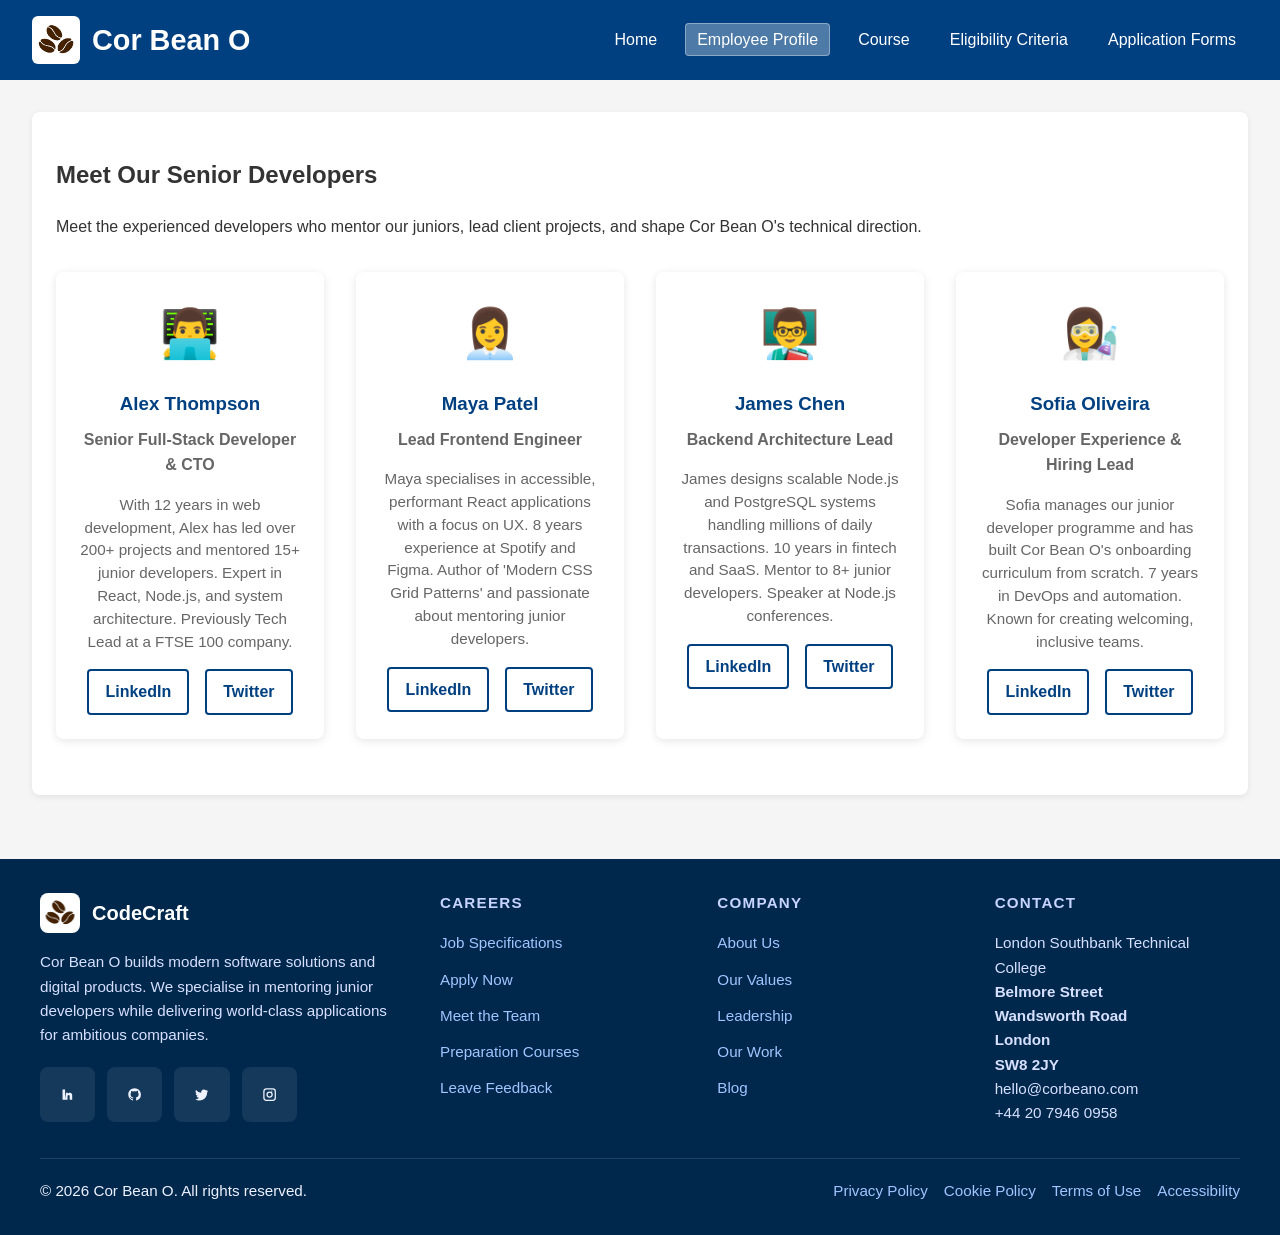
<file: profile.html>
<!DOCTYPE html>

<html lang="en">
    <head>
        <meta charset="UTF-8">
        <meta name="viewport" content="width=device-width, initial-scale=1.0">
        <title>Meet Our Team — Cor Bean O</title>
        <link rel="stylesheet" href="styles.css">
    </head>
    <body>
        <header>
            <div class="brand">
                <img src="logo.jpg" alt="Site logo">
                <h1>Cor Bean O</h1>
            </div>
            <button class="nav-toggle" aria-expanded="false" aria-label="Toggle navigation">☰</button>
            <nav>
                <ul>
                    <li><a href="index.html">Home</a></li>
                    <li><a class="selected" href="profile.html">Employee Profile</a></li>
                    <li><a href="course.html">Course</a></li>
                    <li><a href="criteria.html">Eligibility Criteria</a></li>
                    <li><a href="form.html">Application Forms</a></li>
                </ul>
            </nav>
        </header>
        <main>
            <section id="team">
                <h2>Meet Our Senior Developers</h2>
                <p>Meet the experienced developers who mentor our juniors, lead client projects, and shape Cor Bean O's technical direction.</p>
                <div class="profiles-grid">
                    <article class="profile-card">
                        <div class="profile-image">👨‍💻</div>
                        <h3>Alex Thompson</h3>
                        <p class="role">Senior Full-Stack Developer & CTO</p>
                        <p class="bio">With 12 years in web development, Alex has led over 200+ projects and mentored 15+ junior developers. Expert in React, Node.js, and system architecture. Previously Tech Lead at a FTSE 100 company.</p>
                        <div class="profile-social">
                            <a href="#" aria-label="LinkedIn">LinkedIn</a>
                            <a href="#" aria-label="Twitter">Twitter</a>
                        </div>
                    </article>
                    <article class="profile-card">
                        <div class="profile-image">👩‍💼</div>
                        <h3>Maya Patel</h3>
                        <p class="role">Lead Frontend Engineer</p>
                        <p class="bio">Maya specialises in accessible, performant React applications with a focus on UX. 8 years experience at Spotify and Figma. Author of 'Modern CSS Grid Patterns' and passionate about mentoring junior developers.</p>
                        <div class="profile-social">
                            <a href="#" aria-label="LinkedIn">LinkedIn</a>
                            <a href="#" aria-label="Twitter">Twitter</a>
                        </div>
                    </article>
                    <article class="profile-card">
                        <div class="profile-image">👨‍🏫</div>
                        <h3>James Chen</h3>
                        <p class="role">Backend Architecture Lead</p>
                        <p class="bio">James designs scalable Node.js and PostgreSQL systems handling millions of daily transactions. 10 years in fintech and SaaS. Mentor to 8+ junior developers. Speaker at Node.js conferences.</p>
                        <div class="profile-social">
                            <a href="#" aria-label="LinkedIn">LinkedIn</a>
                            <a href="#" aria-label="Twitter">Twitter</a>
                        </div>
                    </article>
                    <article class="profile-card">
                        <div class="profile-image">👩‍🔬</div>
                        <h3>Sofia Oliveira</h3>
                        <p class="role">Developer Experience & Hiring Lead</p>
                        <p class="bio">Sofia manages our junior developer programme and has built Cor Bean O's onboarding curriculum from scratch. 7 years in DevOps and automation. Known for creating welcoming, inclusive teams.</p>
                        <div class="profile-social">
                            <a href="#" aria-label="LinkedIn">LinkedIn</a>
                            <a href="#" aria-label="Twitter">Twitter</a>
                        </div>
                    </article>
                </div>
            </section>
        </main>
        <footer class="footer">
          <div class="container">
            <div class="footer-grid">
              <div class="footer-brand">
                <a class="nav-logo" href="index.html">
                  <img src="logo.jpg" alt="Cor Bean O logo">
                  <span>Code<span class="accent">Craft</span></span>
                </a>
                <p>Cor Bean O builds modern software solutions and digital products. We specialise in mentoring junior developers while delivering world-class applications for ambitious companies.</p>
                <div class="footer-social">
                  <a href="#" class="social-btn" aria-label="LinkedIn">
                    <svg viewBox="0 0 24 24" aria-hidden="true" focusable="false">
                      <path d="M4 4h4v16H4zM6 6.5a1.5 1.5 0 1 1 0 3 1.5 1.5 0 0 1 0-3zm3.5 2.5h3v1.7h.04c.42-.8 1.45-1.64 2.98-1.64 3.18 0 3.76 2.1 3.76 4.83V20h-4v-4.8c0-1.14-.02-2.6-1.58-2.6-1.58 0-1.82 1.23-1.82 2.5V20h-4z" fill="currentColor"/>
                    </svg>
                  </a>
                  <a href="#" class="social-btn" aria-label="GitHub">
                    <svg viewBox="0 0 24 24" aria-hidden="true" focusable="false">
                      <path fill-rule="evenodd" clip-rule="evenodd" d="M12 2C6.48 2 2 6.48 2 12c0 4.42 2.87 8.17 6.84 9.49.5.09.68-.22.68-.48 0-.24-.01-.87-.01-1.7-2.78.6-3.37-1.34-3.37-1.34-.45-1.16-1.1-1.47-1.1-1.47-.9-.62.07-.61.07-.61 1 .07 1.53 1.04 1.53 1.04.89 1.53 2.34 1.09 2.91.84.09-.65.35-1.09.64-1.34-2.22-.25-4.56-1.11-4.56-4.95 0-1.09.39-1.98 1.03-2.68-.1-.25-.45-1.27.1-2.65 0 0 .84-.27 2.75 1.02A9.56 9.56 0 0 1 12 6.8c.85.004 1.71.115 2.51.34 1.9-1.29 2.74-1.02 2.74-1.02.55 1.38.2 2.4.1 2.65.64.7 1.03 1.59 1.03 2.68 0 3.86-2.34 4.7-4.57 4.95.36.31.68.92.68 1.85 0 1.34-.01 2.42-.01 2.75 0 .27.18.58.69.48A10.01 10.01 0 0 0 22 12c0-5.52-4.48-10-10-10z" fill="currentColor"/>
                    </svg>
                  </a>
                  <a href="#" class="social-btn" aria-label="Twitter">
                    <svg viewBox="0 0 24 24" aria-hidden="true" focusable="false">
                      <path d="M22 5.92c-.77.34-1.6.57-2.47.67a4.3 4.3 0 0 0 1.88-2.38 8.55 8.55 0 0 1-2.72 1.04 4.27 4.27 0 0 0-7.28 3.89A12.1 12.1 0 0 1 3.16 4.7a4.27 4.27 0 0 0 1.32 5.7 4.22 4.22 0 0 1-1.94-.54v.05a4.27 4.27 0 0 0 3.43 4.18 4.3 4.3 0 0 1-1.93.07 4.27 4.27 0 0 0 3.99 2.96A8.58 8.58 0 0 1 2 19.54a12.08 12.08 0 0 0 6.56 1.92c7.88 0 12.2-6.53 12.2-12.19 0-.19 0-.37-.01-.56A8.72 8.72 0 0 0 22 5.92z" fill="currentColor"/>
                    </svg>
                  </a>
                  <a href="#" class="social-btn" aria-label="Instagram">
                    <svg viewBox="0 0 24 24" aria-hidden="true" focusable="false">
                      <path d="M7 2h10a5 5 0 0 1 5 5v10a5 5 0 0 1-5 5H7a5 5 0 0 1-5-5V7a5 5 0 0 1 5-5zm0 2a3 3 0 0 0-3 3v10a3 3 0 0 0 3 3h10a3 3 0 0 0 3-3V7a3 3 0 0 0-3-3H7zm8.5 1.5a1 1 0 1 1 0 2 1 1 0 0 1 0-2zM12 7a5 5 0 1 1 0 10 5 5 0 0 1 0-10zm0 2a3 3 0 1 0 0 6 3 3 0 0 0 0-6z" fill="currentColor"/>
                    </svg>
                  </a>
                </div>
              </div>
              <div class="footer-col">
                <h5>Careers</h5>
                <ul>
                  <li><a href="qualification.html">Job Specifications</a></li>
                  <li><a href="form.html">Apply Now</a></li>
                  <li><a href="profile.html">Meet the Team</a></li>
                  <li><a href="course.html">Preparation Courses</a></li>
                  <li><a href="criteria.html">Leave Feedback</a></li>
                </ul>
              </div>
              <div class="footer-col">
                <h5>Company</h5>
                <ul>
                  <li><a href="profile.html">About Us</a></li>
                  <li><a href="#">Our Values</a></li>
                  <li><a href="#">Leadership</a></li>
                  <li><a href="#">Our Work</a></li>
                  <li><a href="#">Blog</a></li>
                </ul>
              </div>
              <div class="footer-col">
                <h5>Contact</h5>
                <div class="contact-item"><span>London Southbank Technical College<br><strong>Belmore Street</strong><br><strong>Wandsworth Road</strong><br><strong>London</strong><br><strong>SW8 2JY</strong></span></div>
                <div class="contact-item"><span>hello@corbeano.com</span></div>
                <div class="contact-item"><span>+44 20 7946 0958</span></div>
              </div>
            </div>
            <div class="footer-bottom">
              <p>© <span id="currentYear"></span> Cor Bean O. All rights reserved.</p>
              <div class="footer-bottom-links">
                <a href="#">Privacy Policy</a>
                <a href="#">Cookie Policy</a>
                <a href="#">Terms of Use</a>
                <a href="#">Accessibility</a>
              </div>
            </div>
          </div>
        </footer>
        <script src="scripts.js"></script>
    </body>
</html>
</file>
<file: styles.css>
/* Basic page styling */
body {
  margin: 0;
  font-family: Arial, sans-serif;
  line-height: 1.6;
  color: #333;
  background: #f5f5f5;
}

header {
  background: #004080;
  color: white;
  padding: 1rem 2rem;
  display: flex;
  flex-wrap: wrap;
  align-items: center;
  justify-content: space-between;
  gap: 1rem;
}

header .brand {
  display: flex;
  align-items: center;
  gap: 0.75rem;
  margin-bottom: 0;
}

header .brand img {
  width: 48px;
  height: auto;
  border-radius: 6px;
}

header h1 {
  margin: 0;
  font-size: 1.8rem;
}

nav ul {
  list-style: none;
  padding: 0;
  margin: 0;
  display: flex;
  flex-wrap: wrap;
  align-items: center;
  gap: 1rem;
}

@media (max-width: 640px) {
  header {
    flex-direction: row;
    align-items: center;
    justify-content: space-between;
  }

  .nav-toggle {
    display: inline-flex;
  }

  nav {
    display: none;
    width: 100%;
  }

  header.nav-open nav {
    display: block;
  }

  nav ul {
    flex-direction: column;
    width: 100%;
    gap: 0.5rem;
    margin-top: 0.75rem;
  }

  nav a {
    display: inline-block;
    width: 100%;
    text-align: left;
    padding: 0.75rem 1rem;
  }
}

nav a {
  color: white;
  text-decoration: none;
  padding: 0.5rem 0.75rem;
  border-radius: 4px;
  transition: background 0.2s ease;
}

nav a:hover,
nav a:focus {
  background: rgba(255, 255, 255, 0.15);
}

nav a.selected,
nav a.selected:hover,
nav a.selected:focus {
  background: rgba(255, 255, 255, 0.3);
  box-shadow: inset 0 0 0 1px rgba(255, 255, 255, 0.35);
}

.nav-toggle {
  display: none;
  background: rgba(255, 255, 255, 0.12);
  border: 1px solid rgba(255, 255, 255, 0.25);
  color: white;
  padding: 0.5rem 0.85rem;
  border-radius: 6px;
  cursor: pointer;
  font-size: 1rem;
}

.nav-toggle:hover,
.nav-toggle:focus {
  background: rgba(255, 255, 255, 0.2);
}

main {
  padding: 2rem;
}

@media (max-width: 640px) {
  header {
    flex-direction: row;
    align-items: center;
    justify-content: space-between;
  }

  .nav-toggle {
    display: inline-flex;
    align-self: center;
    width: 2.5rem;
    height: 2.5rem;
    font-size: 1.4rem;
    justify-content: center;
    align-items: center;
    padding: 0;
  }

  nav {
    display: none;
    width: 100%;
  }

  header.nav-open nav {
    display: block;
  }

  nav ul {
    flex-direction: column;
    width: 100%;
    gap: 0.5rem;
    margin-top: 0.75rem;
  }

  nav a {
    display: inline-block;
    width: auto;
    text-align: left;
    padding: 0.75rem 1rem;
  }
}

section {
  margin-bottom: 2rem;
  background: white;
  border-radius: 8px;
  padding: 1.5rem;
  box-shadow: 0 2px 6px rgba(0, 0, 0, 0.08);
}

footer {
  background: #00284d;
  color: #eef2ff;
  padding: 2rem 2rem;
  font-family: inherit;
  font-size: 0.95rem;
  line-height: 1.6;
}

.footer, .footer * {
  font-family: inherit;
}

.footer .container {
  max-width: 1200px;
  margin: 0 auto;
}

.footer-grid {
  display: grid;
  grid-template-columns: 1.5fr 1fr 1fr 1fr;
  gap: 2rem;
  margin-bottom: 2rem;
}

.footer-brand {
  display: grid;
  gap: 1rem;
}

.nav-logo {
  display: inline-flex;
  align-items: center;
  gap: 0.75rem;
  color: white;
  text-decoration: none;
  font-size: 1.25rem;
  font-weight: 700;
  font-family: inherit;
}

.nav-logo img {
  width: 40px;
  height: auto;
  border-radius: 8px;
}

.footer-brand p {
  margin: 0;
  max-width: 32rem;
  color: #d7e0ff;
}

.footer-social {
  display: flex;
  flex-wrap: wrap;
  gap: 0.75rem;
}

.footer-social a {
  display: inline-flex;
  align-items: center;
  justify-content: center;
  background: rgba(255, 255, 255, 0.08);
  color: #eef2ff;
  padding: 0.6rem;
  border-radius: 8px;
  text-decoration: none;
  width: 2.25rem;
  height: 2.25rem;
}

.footer-social a svg {
  width: 0.95rem;
  height: 0.95rem;
}

.footer-social a:hover,
.footer-social a:focus {
  background: rgba(255, 255, 255, 0.16);
}

.footer-col h5 {
  margin: 0 0 1rem;
  font-size: 0.95rem;
  font-weight: 700;
  text-transform: uppercase;
  letter-spacing: 0.08em;
  color: #c7d4ff;
}

.footer-col ul {
  list-style: none;
  margin: 0;
  padding: 0;
  display: grid;
  gap: 0.75rem;
}

.footer-col li a {
  color: #a3c4ff;
  text-decoration: none;
}

.footer-col li a:hover,
.footer-col li a:focus {
  text-decoration: underline;
}

.contact-item {
  display: flex;
  gap: 0.75rem;
  align-items: flex-start;
  color: #d7e0ff;
}

.contact-item span {
  display: block;
}

.footer-bottom {
  display: flex;
  flex-wrap: wrap;
  justify-content: space-between;
  align-items: center;
  gap: 1rem;
  border-top: 1px solid rgba(255, 255, 255, 0.12);
  padding-top: 1.25rem;
}

.footer-bottom p,
.footer-bottom-links {
  margin: 0;
}

.footer-bottom-links {
  display: flex;
  flex-wrap: wrap;
  gap: 1rem;
}

.footer-bottom-links a {
  color: #a3c4ff;
  text-decoration: none;
}

.footer-bottom-links a:hover,
.footer-bottom-links a:focus {
  text-decoration: underline;
}

@media (max-width: 900px) {
  .footer-grid {
    grid-template-columns: 1fr 1fr;
  }
}

@media (max-width: 640px) {
  .footer-grid {
    grid-template-columns: 1fr;
  }

  .footer-bottom {
    flex-direction: column;
    align-items: flex-start;
  }
}

footer a {
  color: #a3c4ff;
}

footer a:hover,
footer a:focus {
  text-decoration: underline;
}

/* ============================================================================
   BUTTON STYLES
   ============================================================================ */

.btn-primary,
.btn-secondary {
  display: inline-block;
  padding: 0.75rem 1.5rem;
  border-radius: 6px;
  text-decoration: none;
  font-weight: 600;
  cursor: pointer;
  border: none;
  font-size: 1rem;
  transition: all 0.2s ease;
}

.btn-primary {
  background: #004080;
  color: white;
}

.btn-primary:hover,
.btn-primary:focus {
  background: #002a56;
  text-decoration: none;
  box-shadow: 0 4px 12px rgba(0, 64, 128, 0.3);
}

.btn-secondary {
  background: transparent;
  color: #004080;
  border: 2px solid #004080;
}

.btn-secondary:hover,
.btn-secondary:focus {
  background: #f0f5ff;
  border-color: #002a56;
  color: #002a56;
}

/* ============================================================================
   FORM STYLING
   ============================================================================ */

.form-container {
  max-width: 600px;
  margin: 2rem 0;
}

.form-group {
  margin-bottom: 1.5rem;
  display: flex;
  flex-direction: column;
}

.form-group label {
  margin-bottom: 0.5rem;
  font-weight: 600;
  color: #333;
}

.form-group input,
.form-group select,
.form-group textarea {
  padding: 0.75rem;
  border: 1px solid #ddd;
  border-radius: 6px;
  font-family: inherit;
  font-size: 1rem;
  transition: border-color 0.2s ease;
}

.form-group input:focus,
.form-group select:focus,
.form-group textarea:focus {
  outline: none;
  border-color: #004080;
  box-shadow: 0 0 0 3px rgba(0, 64, 128, 0.1);
}

.error-message {
  color: #d9534f;
  font-size: 0.875rem;
  margin-top: 0.25rem;
  display: none;
}

.checkbox-group {
  display: flex;
  flex-direction: column;
  gap: 0.75rem;
  margin-top: 0.5rem;
}

.checkbox-label {
  display: flex;
  align-items: center;
  gap: 0.75rem;
  font-weight: normal;
  margin-bottom: 0;
}

.checkbox-label input[type="checkbox"] {
  width: auto;
  cursor: pointer;
  margin: 0;
}

.success-message {
  padding: 1rem;
  background: #d4edda;
  border: 1px solid #c3e6cb;
  border-radius: 6px;
  color: #155724;
  margin: 1.5rem 0;
}

/* ============================================================================
   COURSE CARDS & GRID
   ============================================================================ */

.courses-grid {
  display: grid;
  grid-template-columns: repeat(auto-fit, minmax(280px, 1fr));
  gap: 2rem;
  margin: 2rem 0;
}

.course-card {
  background: white;
  border-radius: 8px;
  padding: 1.5rem;
  box-shadow: 0 2px 8px rgba(0, 0, 0, 0.1);
  transition: transform 0.2s ease, box-shadow 0.2s ease;
  display: flex;
  flex-direction: column;
}

.course-card:hover {
  transform: translateY(-4px);
  box-shadow: 0 4px 16px rgba(0, 0, 0, 0.15);
}

.card-header {
  display: flex;
  justify-content: space-between;
  align-items: flex-start;
  gap: 1rem;
  margin-bottom: 1rem;
}

.card-header h3 {
  margin: 0;
  font-size: 1.25rem;
  color: #004080;
}

.level-badge {
  display: inline-block;
  padding: 0.25rem 0.75rem;
  border-radius: 20px;
  font-size: 0.75rem;
  font-weight: 600;
  text-transform: uppercase;
  white-space: nowrap;
}

.level-badge.beginner {
  background: #d4edda;
  color: #155724;
}

.level-badge.intermediate {
  background: #fff3cd;
  color: #856404;
}

.level-badge.advanced {
  background: #f8d7da;
  color: #721c24;
}

.course-description {
  color: #666;
  margin: 0.5rem 0 1rem;
  flex-grow: 1;
}

.course-details {
  list-style: none;
  padding: 0;
  margin: 1rem 0;
  display: grid;
  gap: 0.5rem;
  background: #f9f9f9;
  padding: 1rem;
  border-radius: 6px;
}

.course-details li {
  font-size: 0.9rem;
  color: #555;
}

.course-card .btn-primary {
  margin-top: auto;
}

/* ============================================================================
   PROFILE CARDS & GRID
   ============================================================================ */

.profiles-grid {
  display: grid;
  grid-template-columns: repeat(auto-fit, minmax(260px, 1fr));
  gap: 2rem;
  margin: 2rem 0;
}

.profile-card {
  background: white;
  border-radius: 8px;
  padding: 1.5rem;
  box-shadow: 0 2px 8px rgba(0, 0, 0, 0.1);
  text-align: center;
  transition: transform 0.2s ease, box-shadow 0.2s ease;
}

.profile-card:hover {
  transform: translateY(-4px);
  box-shadow: 0 4px 16px rgba(0, 0, 0, 0.15);
}

.profile-image {
  font-size: 3rem;
  margin-bottom: 1rem;
}

.profile-card h3 {
  margin: 0.5rem 0;
  color: #004080;
}

.profile-card .role {
  font-weight: 600;
  color: #666;
  margin: 0.5rem 0 1rem;
}

.profile-card .bio {
  font-size: 0.95rem;
  color: #666;
  line-height: 1.5;
  margin: 0.5rem 0 1rem;
}

.profile-social {
  display: flex;
  justify-content: center;
  gap: 1rem;
  margin-top: 1rem;
}

.profile-social a {
  color: #004080;
  text-decoration: none;
  font-weight: 600;
  padding: 0.5rem 1rem;
  border: 2px solid #004080;
  border-radius: 4px;
  transition: all 0.2s ease;
}

.profile-social a:hover,
.profile-social a:focus {
  background: #004080;
  color: white;
}

/* ============================================================================
   ELIGIBILITY CHECKER
   ============================================================================ */

.eligibility-requirements {
  background: #f9f9f9;
  padding: 1.5rem;
  border-radius: 8px;
  margin: 1.5rem 0;
}

.eligibility-requirements h3 {
  margin-top: 1.5rem;
  margin-bottom: 1rem;
  color: #004080;
}

.eligibility-requirements h3:first-child {
  margin-top: 0;
}

.requirements-list {
  list-style: none;
  padding: 0;
  margin: 0;
  display: grid;
  gap: 0.75rem;
}

.requirements-list li {
  padding-left: 0;
  color: #555;
}

.eligibility-result {
  background: white;
  border: 2px solid #e7f3ff;
  border-radius: 8px;
  padding: 1.5rem;
  margin: 1.5rem 0;
}

/* ============================================================================
   HOME PAGE SECTIONS
   ============================================================================ */

#hero {
  background: linear-gradient(135deg, #004080 0%, #002a56 100%);
  color: white;
  padding: 4rem 2rem;
  border-radius: 8px;
  text-align: center;
  margin-bottom: 2rem;
}

.hero-content h2 {
  font-size: 2.5rem;
  margin: 0 0 1rem;
  line-height: 1.2;
}

.hero-content p {
  font-size: 1.2rem;
  margin: 0 0 1.5rem;
  opacity: 0.95;
}

#about {
  background: white;
  padding: 2rem;
  border-radius: 8px;
  margin-bottom: 2rem;
  box-shadow: 0 2px 6px rgba(0, 0, 0, 0.08);
}

#about p {
  font-size: 1rem;
  line-height: 1.8;
  color: #555;
}

#featured-courses p {
  margin-bottom: 1.5rem;
}

#featured-courses a {
  color: #004080;
  text-decoration: none;
  font-weight: 600;
}

#featured-courses a:hover {
  text-decoration: underline;
}

.featured-grid {
  display: grid;
  grid-template-columns: repeat(auto-fit, minmax(260px, 1fr));
  gap: 2rem;
  margin: 2rem 0;
}

.featured-card {
  background: white;
  padding: 1.5rem;
  border-radius: 8px;
  box-shadow: 0 2px 8px rgba(0, 0, 0, 0.1);
  transition: transform 0.2s ease, box-shadow 0.2s ease;
  display: flex;
  flex-direction: column;
}

.featured-card:hover {
  transform: translateY(-4px);
  box-shadow: 0 4px 16px rgba(0, 0, 0, 0.15);
}

.featured-card h3 {
  color: #004080;
  margin: 0 0 0.5rem;
}

.featured-card .level-badge {
  margin-bottom: 0.75rem;
}

.featured-card p {
  flex-grow: 1;
  color: #666;
  margin: 0.5rem 0;
}

.featured-card .btn-secondary {
  margin-top: auto;
}

#why-us {
  background: #f9f9f9;
  padding: 2rem;
  border-radius: 8px;
  margin-bottom: 2rem;
}

#why-us h2 {
  color: #004080;
  margin-bottom: 1.5rem;
}

.reasons-grid {
  display: grid;
  grid-template-columns: repeat(auto-fit, minmax(240px, 1fr));
  gap: 2rem;
}

.reason-card {
  background: white;
  padding: 1.5rem;
  border-radius: 8px;
  box-shadow: 0 2px 6px rgba(0, 0, 0, 0.08);
}

.reason-card h3 {
  color: #004080;
  margin-top: 0;
}

.reason-card p {
  color: #666;
  line-height: 1.6;
}

#cta {
  background: linear-gradient(135deg, #004080 0%, #002a56 100%);
  color: white;
  padding: 3rem 2rem;
  border-radius: 8px;
  text-align: center;
  margin-bottom: 2rem;
}

.cta-content h2 {
  margin: 0 0 0.5rem;
  font-size: 2rem;
}

.cta-content p {
  margin: 0 0 2rem;
  font-size: 1.1rem;
  opacity: 0.95;
}

.cta-buttons {
  display: flex;
  flex-wrap: wrap;
  justify-content: center;
  gap: 1rem;
}

.cta-buttons .btn-primary {
  background: white;
  color: #004080;
}

.cta-buttons .btn-primary:hover {
  background: #f0f5ff;
}

.cta-buttons .btn-secondary {
  background: transparent;
  border-color: white;
  color: white;
}

.cta-buttons .btn-secondary:hover {
  background: rgba(255, 255, 255, 0.1);
  border-color: white;
  color: white;
}

/* ============================================================================
   RESPONSIVE ADJUSTMENTS
   ============================================================================ */

@media (max-width: 900px) {
  .courses-grid,
  .profiles-grid,
  .featured-grid,
  .reasons-grid {
    grid-template-columns: repeat(auto-fit, minmax(240px, 1fr));
  }

  .hero-content h2 {
    font-size: 2rem;
  }

  #cta .cta-content h2 {
    font-size: 1.75rem;
  }
}

@media (max-width: 640px) {
  .courses-grid,
  .profiles-grid,
  .featured-grid,
  .reasons-grid {
    grid-template-columns: 1fr;
  }

  .hero-content h2 {
    font-size: 1.75rem;
  }

  .hero-content p {
    font-size: 1rem;
  }

  .card-header {
    flex-direction: column;
    align-items: flex-start;
  }

  #cta .cta-content h2 {
    font-size: 1.5rem;
  }

  .cta-buttons {
    flex-direction: column;
  }

  .cta-buttons a {
    width: 100%;
    text-align: center;
  }

  .form-container {
    max-width: 100%;
  }

  main {
    padding: 1.5rem;
  }
}
</file>
